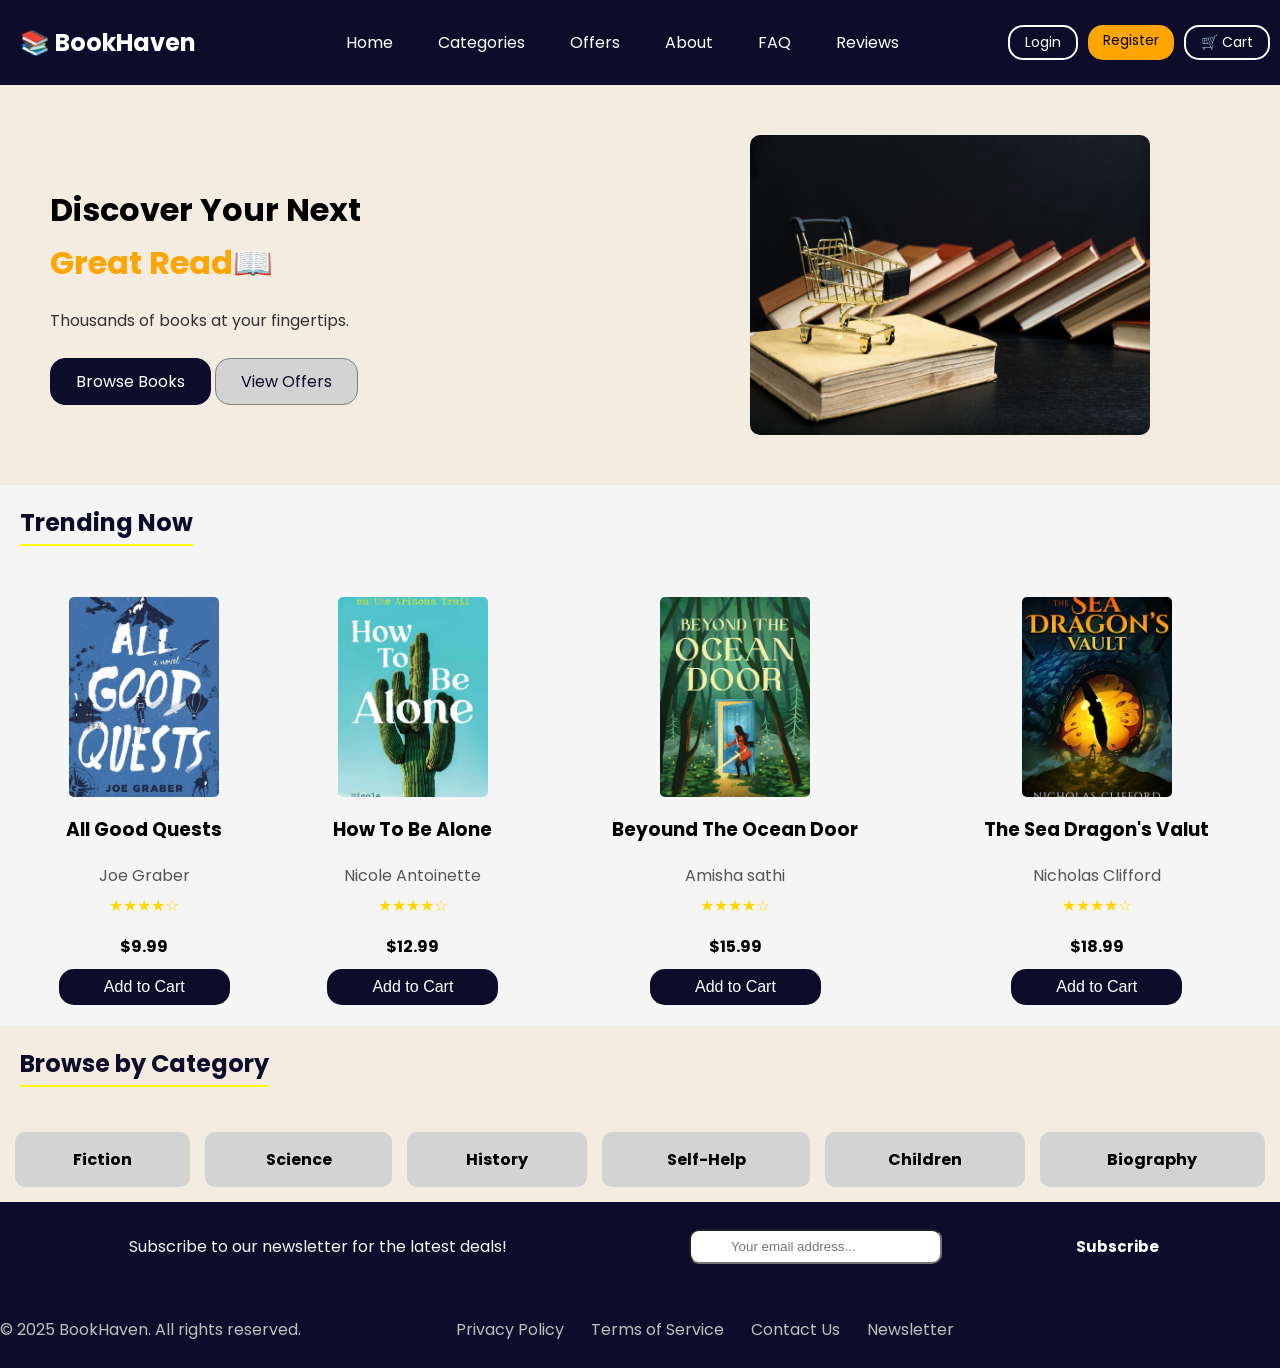
<file: index.html>
<html>

<head>
  <title>Home</title>
  <link rel="stylesheet" href="pages.css">
  <link href="https://fonts.googleapis.com/css2?family=Poppins:wght@300;400;500;600;700&display=swap" rel="stylesheet">
</head>

<body>
  <!--navbar-->
  <div id="navbar">

    <h2>📚 BookHaven</h2>
    <ul>
      <li><a href="index.html">Home</a></li>
      <li><a href="book categories.html">Categories</a></li>
      <li><a href="Offers.html">Offers</a></li>
      <li><a href="AboutUs.html">About</a></li>
      <li><a href="FAQ.html">FAQ</a></li>
      <li><a href="Reviews.html">Reviews</a></li>
    </ul>

    <div class="buttons">
      <a href="login.html" class="btn login">Login</a>
      <a href="login.html" class="btn register">Register</a>
      <a href="Cart.html" class="btn cart">🛒 Cart</a>
    </div>

  </div>

  </div>
  <!--under navbar-->
  <div class="undernav">
    <div class="hero-text">
      <h1 id="firsthead">Discover Your Next</h1>
      <h1 id="secondhead">Great Read📖</h1>
      <p>Thousands of books at your fingertips.</p>
      <div class="hero-buttons">
        <a href="book categories.html" class="browse-btn">Browse Books</a>
        <a href="#" class="offers-btn">View Offers</a>
      </div>
    </div>
    <div class="hero-image">
      <img src="sell-your-books.jpg">
    </div>
  </div>
  <!--trending now-->
  <div class="trending">
    <h2>Trending Now</h2>
    <table class="books-table">
      <tr>
        <td>
          <div class="book-image"><img src="book1.jpeg" alt="Book 1"></div>
          <h3>All Good Quests</h3>
          <p class="author">Joe Graber</p>
          <div class="rating">★★★★☆</div>
          <p class="price">$9.99</p>
          <button class="add-cart">Add to Cart</button>
        </td>
        <td>
          <div class="book-image"><img src="book2.jpeg" alt="Book 2"></div>
          <h3>How To Be Alone</h3>
          <p class="author">Nicole Antoinette</p>
          <div class="rating">★★★★☆</div>
          <p class="price">$12.99</p>
          <button class="add-cart">Add to Cart</button>
        </td>
        <td>
          <div class="book-image"><img src="book3.jpeg" alt="Book 3"></div>
          <h3>Beyound The Ocean Door</h3>
          <p class="author">Amisha sathi</p>
          <div class="rating">★★★★☆</div>
          <p class="price">$15.99</p>
          <button class="add-cart">Add to Cart</button>
        </td>
        <td>
          <div class="book-image"><img src="book4.jpeg" alt="Book 4"></div>
          <h3>The Sea Dragon's Valut</h3>
          <p class="author">Nicholas Clifford</p>
          <div class="rating">★★★★☆</div>
          <p class="price">$18.99</p>
          <button class="add-cart">Add to Cart</button>
        </td>
      </tr>
    </table>
  </div>
  <!--by category-->
  <div class="categories">
    <h2>Browse by Category</h2>
    <table class="category-table">
      <tr>
        <td>Fiction</td>
        <td>Science</td>
        <td>History</td>
        <td>Self-Help</td>
        <td>Children</td>
        <td>Biography</td>
      </tr>
    </table>
  </div>

  <div>
    <table class="footer">
      <tr>
        <td>
          <p>Subscribe to our newsletter for the latest deals!</p>
        </td>
        <td><input type="text" placeholder="Your email address..." id="email"></td>
        <td><a href="#" id="subscribe">Subscribe</a></td>
      </tr>
    </table>
  </div>

  <div class="last">
    <p>© 2025 BookHaven. All rights reserved.</p>
    <table class="foottable">
      <tr>
        <td><a href="#">Privacy Policy</a></td>
        <td><a href="#">Terms of Service</a></td>
        <td><a href="contact us.html">Contact Us</a></td>
        <td><a href="#">Newsletter</a></td>
      </tr>
    </table>
  </div>

</body>

</html>
</file>
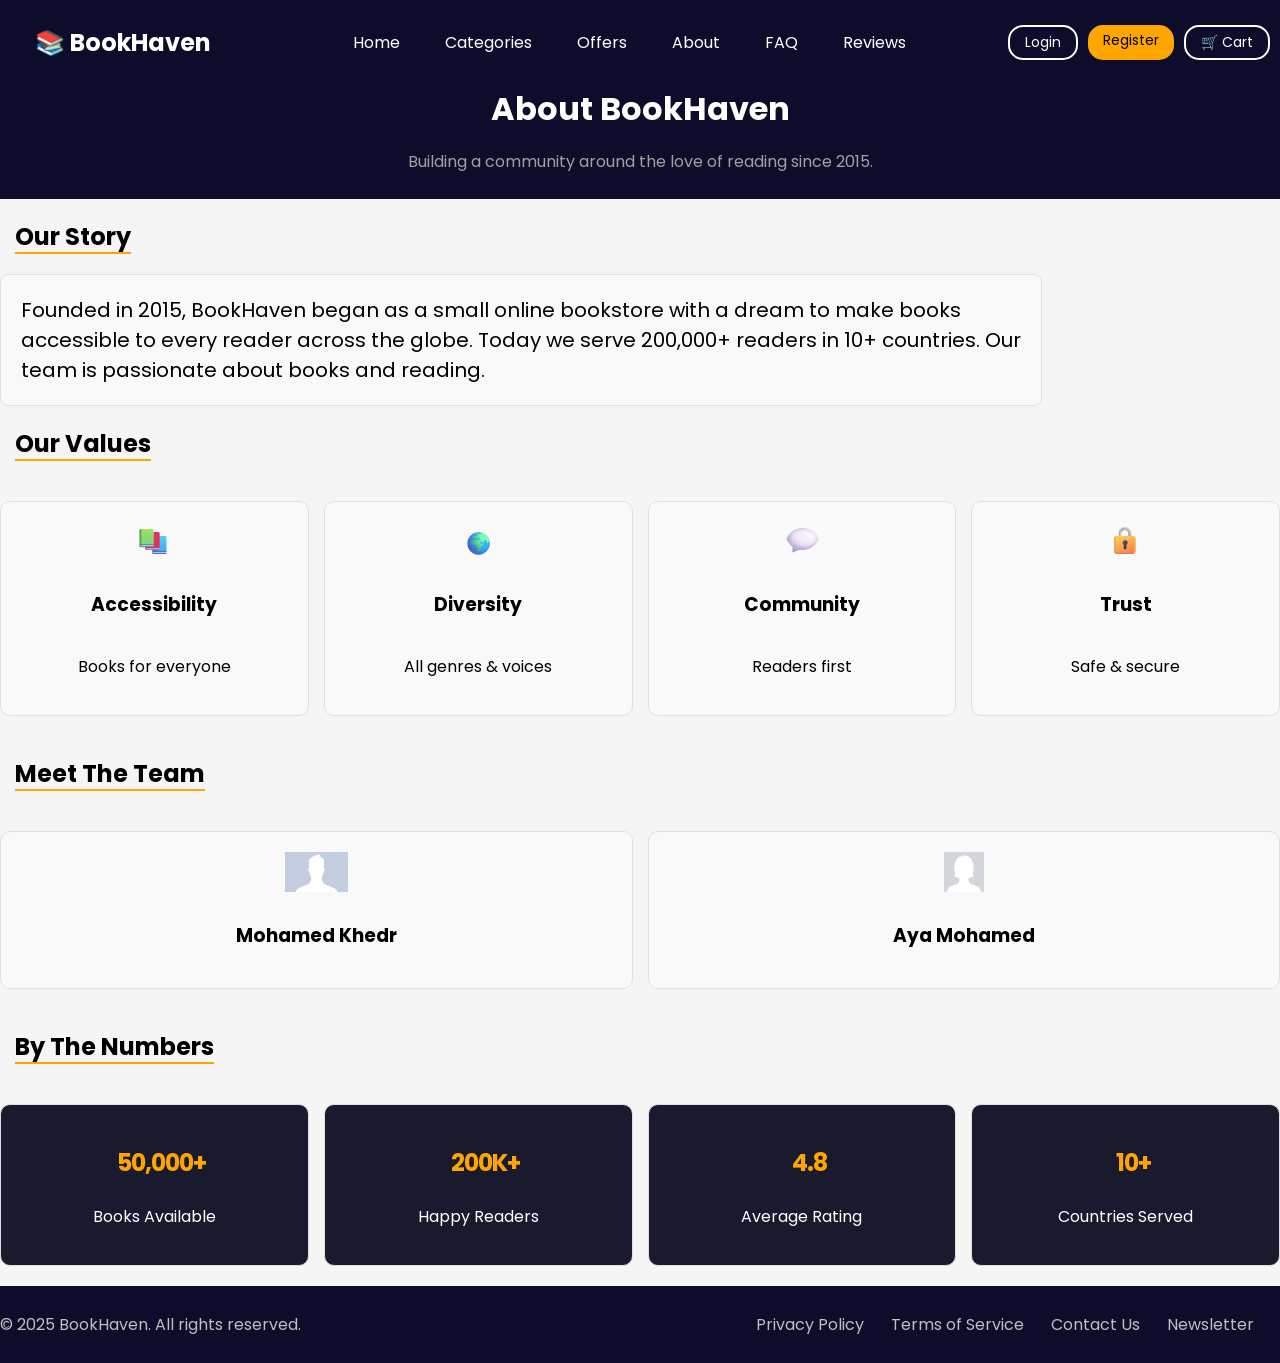
<file: AboutUs.html>
<!DOCTYPE html>
<html>

<head>
    <title>
        About Us
    </title>
    <style>
        body {
            margin: 0;
            font-family: 'Poppins', sans-serif;
            /* Matching your earlier style */
            background-color: #f5f5f5;
        }

        h1 {
            font-family: 'Poppins', sans-serif;
        }

        p {
            font-family: 'Poppins', sans-serif;
        }

        h2 {
            font-family: 'Poppins', sans-serif;
            text-decoration: underline;
            text-decoration-color: #FFA500;
            text-underline-offset: 7px;
            margin-left: 15px;
        }

        .card {
            background-color: #f9f9f9;
            /* Light grey border */
            border: 1px solid #e0e0e0;
            /* Rounded corners */
            border-radius: 8px;
            padding: 20px;
        }

        .values-container {
            display: flex;
            gap: 15px;
            justify-content: space-between;
            padding: 20px 0;
            /* This ensures all cards stretch to the height of the tallest card */
            align-items: stretch;
        }

        .value-card {
            flex: 1;
            background: #f9f9f9;
            border: 1px solid #e0e0e0;
            border-radius: 10px;
            padding: 20px;
            text-align: center;
            font-family: 'Poppins', sans-serif;

            /* Add these to keep content centered vertically if one card grows */
            display: flex;
            flex-direction: column;
            justify-content: center;
            align-items: center;
        }

        /* Ensure the image doesn't push things unevenly */
        .value-card img {
            height: 40px;
            /* Set a fixed height instead of just width */
            width: auto;
            object-fit: contain;
            margin-bottom: 10px;
        }

        .stat-number {
            color: #FFA500;
            font-weight: 700;
            margin-bottom: 8px;
            letter-spacing: -1px;
            text-decoration: none;

        }

        body {
            font-family: 'Poppins', sans-serif;
            margin: 0;
            background-color: #f5f5f5;
        }

        #navbar {
            display: flex;
            background-color: black;
            color: white;
            justify-content: space-between;
            align-items: center;
            padding: 5px 10px 5px 20px;
            background-color: #0d0d2b;


        }

        #navbar ul {
            list-style: none;
            display: flex;
            gap: 25px;
        }

        #navbar li {
            margin: 0px 10px;
            cursor: pointer;

        }

        #navbar ul li a {
            color: white;
            text-decoration: none;
        }

        #navbar ul li a:hover {
            color: #f5c16c;
        }

        .buttons {
            display: flex;
            gap: 10px;
        }


        .btn {
            text-decoration: none;
            color: white;
            padding: 8px 15px;
            border-radius: 5px;
            font-size: 14px;
        }


        .login {
            background-color: transparent;
            color: white;
            border: 2px solid white;
            padding: 5px 15px;
            border-radius: 15px;
            text-decoration: none;
            display: inline-block;
            font-size: 14px;
        }

        .login:hover {
            background-color: white;
            color: black;
        }

        .register {
            background-color: orange;
            color: black;
            padding: 5px 15px;
            border-radius: 15px;
        }

        .register:hover {
            background-color: darkorange;
            color: white;
        }


        .cart {
            background-color: transparent;
            color: white;
            border: 2px solid white;
            padding: 5px 15px;
            border-radius: 15px;
        }

        .cart:hover {
            background-color: white;
            color: black;
        }

        .last {
            display: flex;
            background-color: #0d0d2b;
            color: #bfbfbf;
            justify-content: space-between;
            align-items: center;
        }

        .foottable {
            border-collapse: separate;
            border-spacing: 25px;
            text-align: center;
            color: lightgray;
            margin-right: 300;
        }

        .foottable a {
            text-decoration: none;
            color: #bfbfbf;

        }
    </style>
    <link href="https://fonts.googleapis.com/css2?family=Poppins:wght@300;400;500;600;700&display=swap"
        rel="stylesheet">
</head>

<body>
    <!--navbar-->
    <div id="navbar">

        <h2 style="text-decoration: none;">📚 BookHaven</h2>
        <ul>
            <li><a href="index.html">Home</a></li>
            <li><a href="book categories.html">Categories</a></li>
            <li><a href="Offers.html">Offers</a></li>
            <li><a href="AboutUs.html">About</a></li>
            <li><a href="FAQ.html">FAQ</a></li>
            <li><a href="Reviews.html">Reviews</a></li>
        </ul>

        <div class="buttons">
            <a href="login.html" class="btn login">Login</a>
            <a href="login.html" class="btn register">Register</a>
            <a href="Cart.html" class="btn cart">🛒 Cart</a>
        </div>

    </div>
    <div style="text-align: center; background-color: #0D0D2B;">
        <h1 style="color: white; margin-bottom: 5px;margin-top: 0px;">
            About BookHaven
        </h1>
        <p style="text-align: center; color: #a1a1a2; padding-bottom: 25px;">
            Building a community around the love of reading since 2015.
        </p>
    </div>

    <h2>Our Story</h2>

    <p class="card" style="width: 1000px; font-size: 20px;">
        Founded in 2015, BookHaven began as a small
        online bookstore with a dream to make books
        accessible to every reader across the globe.
        Today we serve 200,000+ readers in 10+ countries.
        Our team is passionate about books and reading.
    </p>

    <h2>Our Values</h2>
    <div class="values-container">
        <div class="value-card">
            <img src="Images/Accessibility.png" alt="Accessibility">
            <h3>Accessibility</h3>
            <p>Books for everyone</p>
        </div>

        <div class="value-card">
            <img src="Images/Diversity.png" alt="Diversity">
            <h3>Diversity</h3>
            <p>All genres & voices</p>
        </div>

        <div class="value-card">
            <img src="Images/Community.png" alt="Community">
            <h3>Community</h3>
            <p>Readers first</p>
        </div>

        <div class="value-card">
            <img src="Images/Trust.png" alt="Trust">
            <h3>Trust</h3>
            <p>Safe & secure</p>
        </div>
    </div>

    <h2>Meet The Team</h2>
    <div class="values-container">
        <div class="value-card">
            <img src="Images/male.png" alt="Mohamed Khedr">
            <h3>Mohamed Khedr</h3>
        </div>
        <div class="value-card">
            <img src="Images/female.jpg" alt="Mohamed Khedr">
            <h3>Aya Mohamed</h3>
        </div>
    </div>

    <h2>By The Numbers</h2>
    <div class="values-container">
        <div class="value-card" style="background-color: #1a1a2e;">
            <h2 class="stat-number">50,000+</h2>
            <p style="color:white">Books Available</p>
        </div>
        <div class="value-card" style="background-color: #1a1a2e;">
            <h2 class="stat-number">200K+</h2>
            <p style="color:white">Happy Readers</p>
        </div>
        <div class="value-card" style="background-color: #1a1a2e;">
            <h2 class="stat-number">4.8</h2>
            <p style="color:white">Average Rating</p>
        </div>
        <div class="value-card" style="background-color: #1a1a2e;">
            <h2 class="stat-number">10+</h2>
            <p style="color:white">Countries Served</p>
        </div>

    </div>

    <div class="last">
        <p>© 2025 BookHaven. All rights reserved.</p>
        <table class="foottable">
            <tr>
                <td><a href="#">Privacy Policy</a></td>
                <td><a href="#">Terms of Service</a></td>
                <td><a href="contact us.html">Contact Us</a></td>
                <td><a href="#">Newsletter</a></td>
            </tr>
        </table>
    </div>

</body>

</html>
</file>
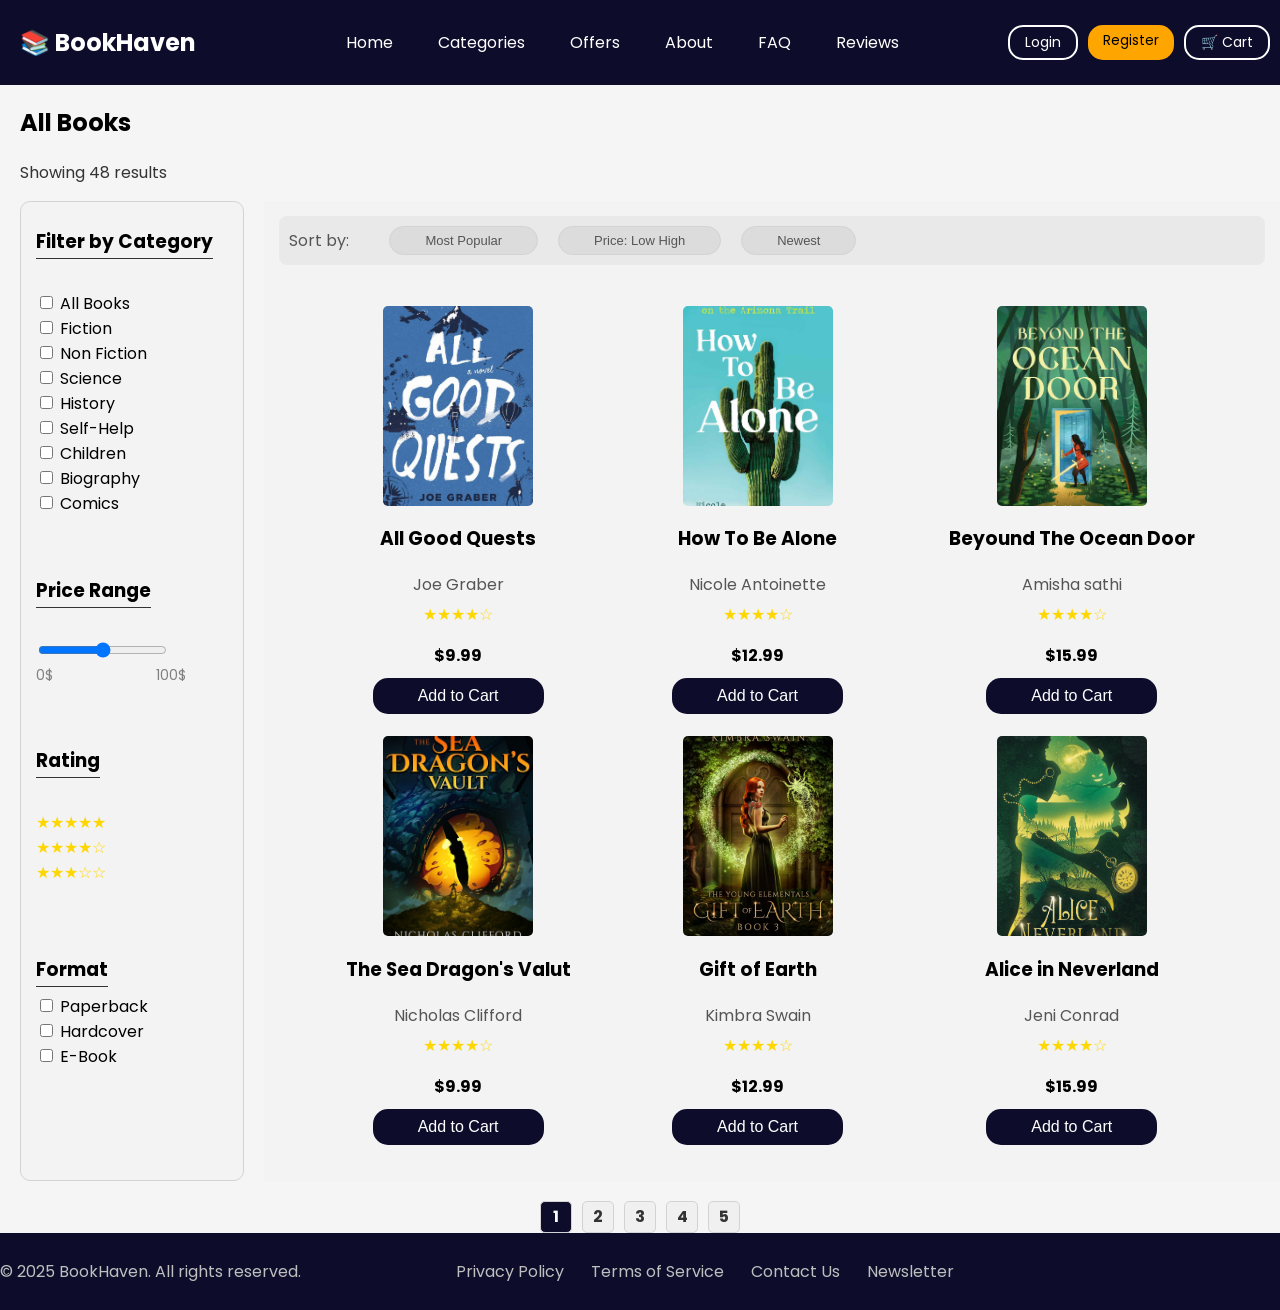
<file: book categories.html>
<html>

<head>
    <title>Categories</title>
    <link rel="stylesheet" href="categories.css">
    <link href="https://fonts.googleapis.com/css2?family=Poppins:wght@300;400;500;600;700&display=swap"
        rel="stylesheet">
</head>

<body>

    <!--navbar-->
    <div id="navbar">

        <h2>📚 BookHaven</h2>
        <ul>
            <li><a href="index.html">Home</a></li>
            <li><a href="book categories.html">Categories</a></li>
            <li><a href="Offers.html">Offers</a></li>
            <li><a href="AboutUs.html">About</a></li>
            <li><a href="FAQ.html">FAQ</a></li>
            <li><a href="Reviews.html">Reviews</a></li>
        </ul>

        <div class="buttons">
            <a href="login.html" class="btn login">Login</a>
            <a href="login.html" class="btn register">Register</a>
            <a href="Cart.html" class="btn cart">🛒 Cart</a>
        </div>

    </div>

    </div>
    <div class="undernav">
        <h2>All Books</h2>
        <p id="paragraph">Showing 48 results</p>
    </div>

    <div class="main">
        <div class="sidebar">
            <h3>Filter by Category</h3><br>

            <input type="checkbox"> All Books<br>
            <input type="checkbox"> Fiction<br>
            <input type="checkbox"> Non Fiction<br>
            <input type="checkbox"> Science<br>
            <input type="checkbox"> History<br>
            <input type="checkbox"> Self-Help<br>
            <input type="checkbox"> Children<br>
            <input type="checkbox"> Biography<br>
            <input type="checkbox"> Comics<br>
            <br><br>

            <h3>Price Range</h3><br>
            <div class="range">
                <input type="range" min="0$" max="100$">
                <div class="labels">
                    <span>0$</span>
                    <span>100$</span>
                </div>
            </div>
            <br><br>
            <h3>Rating</h3><br>
            <div class="rate">
                ★★★★★<br>
                ★★★★☆<br>
                ★★★☆☆
            </div>
            <br><br>
            <h3>Format</h3>
            <input type="checkbox"> Paperback<br>
            <input type="checkbox"> Hardcover<br>
            <input type="checkbox"> E-Book
        </div>
        <div class="book">
            <div class="sort">
                <span id="span">Sort by:</span>
                <button class="sort-btn">Most Popular</button>
                <button class="sort-btn">Price: Low High</button>
                <button class="sort-btn">Newest</button>
            </div>
            <div>
                <table class="books-table">
                    <tr>
                        <td>
                            <div class="book-image"><img src="book1.jpeg" alt="Book 1"></div>
                            <h3>All Good Quests</h3>
                            <p class="author">Joe Graber</p>
                            <div class="rating">★★★★☆</div>
                            <p class="price">$9.99</p>
                            <button class="add-cart">Add to Cart</button>
                        </td>
                        <td>
                            <div class="book-image"><img src="book2.jpeg" alt="Book 2"></div>
                            <h3>How To Be Alone</h3>
                            <p class="author">Nicole Antoinette</p>
                            <div class="rating">★★★★☆</div>
                            <p class="price">$12.99</p>
                            <button class="add-cart">Add to Cart</button>
                        </td>
                        <td>
                            <div class="book-image"><img src="book3.jpeg" alt="Book 3"></div>
                            <h3>Beyound The Ocean Door</h3>
                            <p class="author">Amisha sathi</p>
                            <div class="rating">★★★★☆</div>
                            <p class="price">$15.99</p>
                            <button class="add-cart">Add to Cart</button>
                        </td>
                    </tr>
                    <tr>
                        <td>
                            <div class="book-image"><img src="book4.jpeg" alt="Book 4"></div>
                            <h3>The Sea Dragon's Valut</h3>
                            <p class="author">Nicholas Clifford</p>
                            <div class="rating">★★★★☆</div>
                            <p class="price">$9.99</p>
                            <button class="add-cart">Add to Cart</button>
                        </td>
                        <td>
                            <div class="book-image"><img src="book5.jpg" alt="Book 5"></div>
                            <h3>Gift of Earth</h3>
                            <p class="author">Kimbra Swain</p>
                            <div class="rating">★★★★☆</div>
                            <p class="price">$12.99</p>
                            <button class="add-cart">Add to Cart</button>
                        </td>
                        <td>
                            <div class="book-image"><img src="book6.jpg" alt="Book 6"></div>
                            <h3>Alice in Neverland</h3>
                            <p class="author">Jeni Conrad</p>
                            <div class="rating">★★★★☆</div>
                            <p class="price">$15.99</p>
                            <button class="add-cart">Add to Cart</button>
                        </td>
                    </tr>
                </table>
            </div>
        </div>

    </div>

    <div class="pagination">
        <span class="page active">1</span>
        <span class="page">2</span>
        <span class="page">3</span>
        <span class="page">4</span>
        <span class="page">5</span>
    </div>

    <div class="last">
        <p>© 2025 BookHaven. All rights reserved.</p>
        <table class="foottable">
            <tr>
                <td><a href="#">Privacy Policy</a></td>
                <td><a href="#">Terms of Service</a></td>
                <td><a href="contact us.html">Contact Us</a></td>
                <td><a href="#">Newsletter</a></td>
            </tr>
        </table>
    </div>

</body>

</html>
</file>
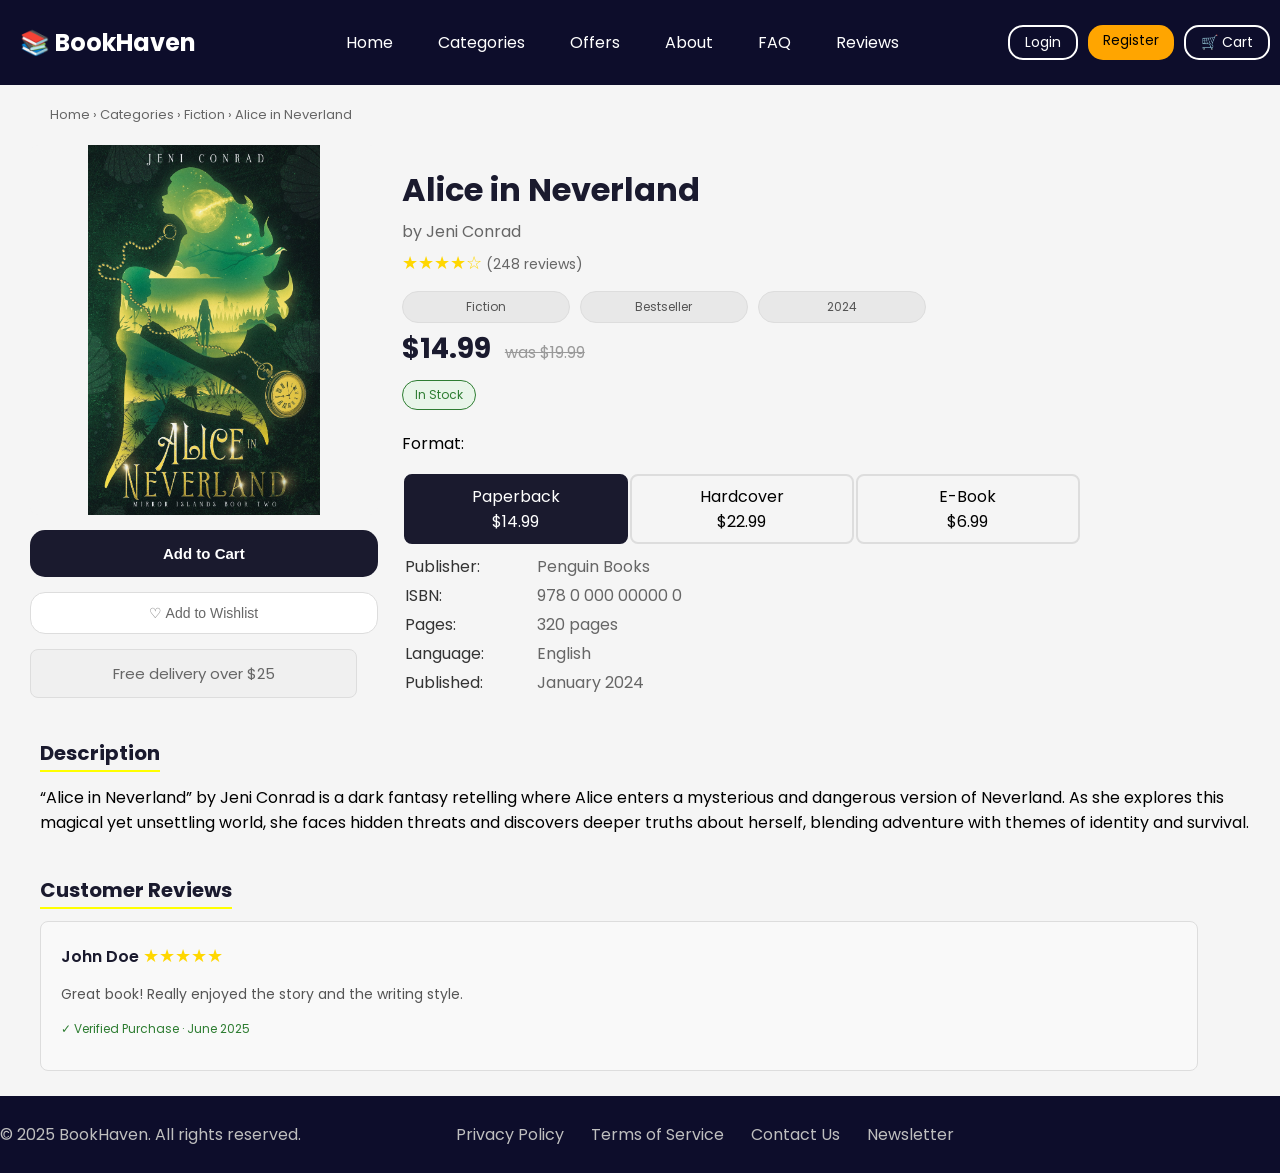
<file: book details.html>
<html>

<head>
    <title>Book details</title>
    <link rel="stylesheet" href="details.css">
    <link href="https://fonts.googleapis.com/css2?family=Poppins:wght@300;400;500;600;700&display=swap"
        rel="stylesheet">
</head>

<body>
    <!--navbar-->
    <div id="navbar">

        <h2>📚 BookHaven</h2>
        <ul>
            <li><a href="index.html">Home</a></li>
            <li><a href="book categories.html">Categories</a></li>
            <li><a href="Offers.html">Offers</a></li>
            <li><a href="AboutUs.html">About</a></li>
            <li><a href="FAQ.html">FAQ</a></li>
            <li><a href="Reviews.html">Reviews</a></li>
        </ul>

        <div class="buttons">
            <a href="login.html" class="btn login">Login</a>
            <a href="login.html" class="btn register">Register</a>
            <a href="Cart.html" class="btn cart">🛒 Cart</a>
        </div>

    </div>

    </div>

    <div class="breadcrumb">
        <a href="#">Home</a> › <a href="#">Categories</a> › <a href="#">Fiction</a> › Alice in Neverland
    </div>

    <div class="main-container">

        <div class="book-cover-section">
            <div class="book-cover"><img src="book6.jpg" alt="Book"></div>
            <button class="btn-add-cart">Add to Cart</button>
            <button class="btn-wishlist">♡ Add to Wishlist</button>
            <div class="delivery-info">Free delivery over $25</div>
        </div>
        <div class="book-details">
            <h1 class="book-title">Alice in Neverland</h1>
            <p class="author">by Jeni Conrad</p>

            <div class="rating-section">
                <span class="stars">★★★★☆</span>
                <span class="review-count">(248 reviews)</span>
            </div>
            <div class="tags">
                <span class="tag">Fiction</span>
                <span class="tag">Bestseller</span>
                <span class="tag">2024</span>
            </div>

            <div class="price-section">
                <span class="current-price">$14.99</span>
                <span class="old-price">was $19.99</span><br>
                <div class="stock-status">In Stock</div>
            </div>

            <div class="format-section">
                <p>Format:</p>
                <table class="format-options">
                    <tr>
                        <td class="format-name-blue">
                            <p>Paperback<br>$14.99</p>
                        </td>
                        <td class="format-name">
                            <p>Hardcover<br>$22.99</p>
                        </td>
                        <td class="format-name">
                            <p>E-Book<br>$6.99</p>
                        </td>
                    </tr>
                </table>
            </div>

            <div class="book-info">
                <table>
                    <tr>
                        <td class="info-label">Publisher:</td>
                        <td class="info-value">Penguin Books</td>
                    </tr>
                    <tr>
                        <td class="info-label">ISBN:</td>
                        <td class="info-value">978 0 000 00000 0</td>
                    </tr>
                    <tr>
                        <td class="info-label">Pages:</td>
                        <td class="info-value">320 pages</td>
                    </tr>
                    <tr>
                        <td class="info-label">Language:</td>
                        <td class="info-value">English</td>
                    </tr>
                    <tr>
                        <td class="info-label">Published:</td>
                        <td class="info-value">January 2024</td>
                    </tr>
                </table>
            </div>
        </div>
    </div>

    <div class="description-section">
        <h2 class="section-title">Description</h2>
        <div class="description-text">
            “Alice in Neverland” by Jeni Conrad is a dark fantasy retelling where Alice enters a mysterious and
            dangerous version of Neverland. As she explores this magical yet unsettling world, she faces hidden threats
            and discovers deeper truths about herself, blending adventure with themes of identity and survival.
        </div>
    </div>

    <div class="reviews-section">
        <h2 class="section-title">Customer Reviews</h2>
        <div class="review-card">
            <div class="review-header">
                <span class="reviewer-name">John Doe</span>
                <span class="stars">★★★★★</span>
            </div>
            <p class="review-text">Great book! Really enjoyed the story and the writing style.</p>
            <p class="verified-badge">✓ Verified Purchase · June 2025</p>
        </div>
    </div>
    </div>
    </div>
    <br>
    <div class="last">
        <p>© 2025 BookHaven. All rights reserved.</p>
        <table class="foottable">
            <tr>
                <td><a href="#">Privacy Policy</a></td>
                <td><a href="#">Terms of Service</a></td>
                <td><a href="contact us.html">Contact Us</a></td>
                <td><a href="#">Newsletter</a></td>
            </tr>
        </table>
    </div>
</body>

</html>
</file>
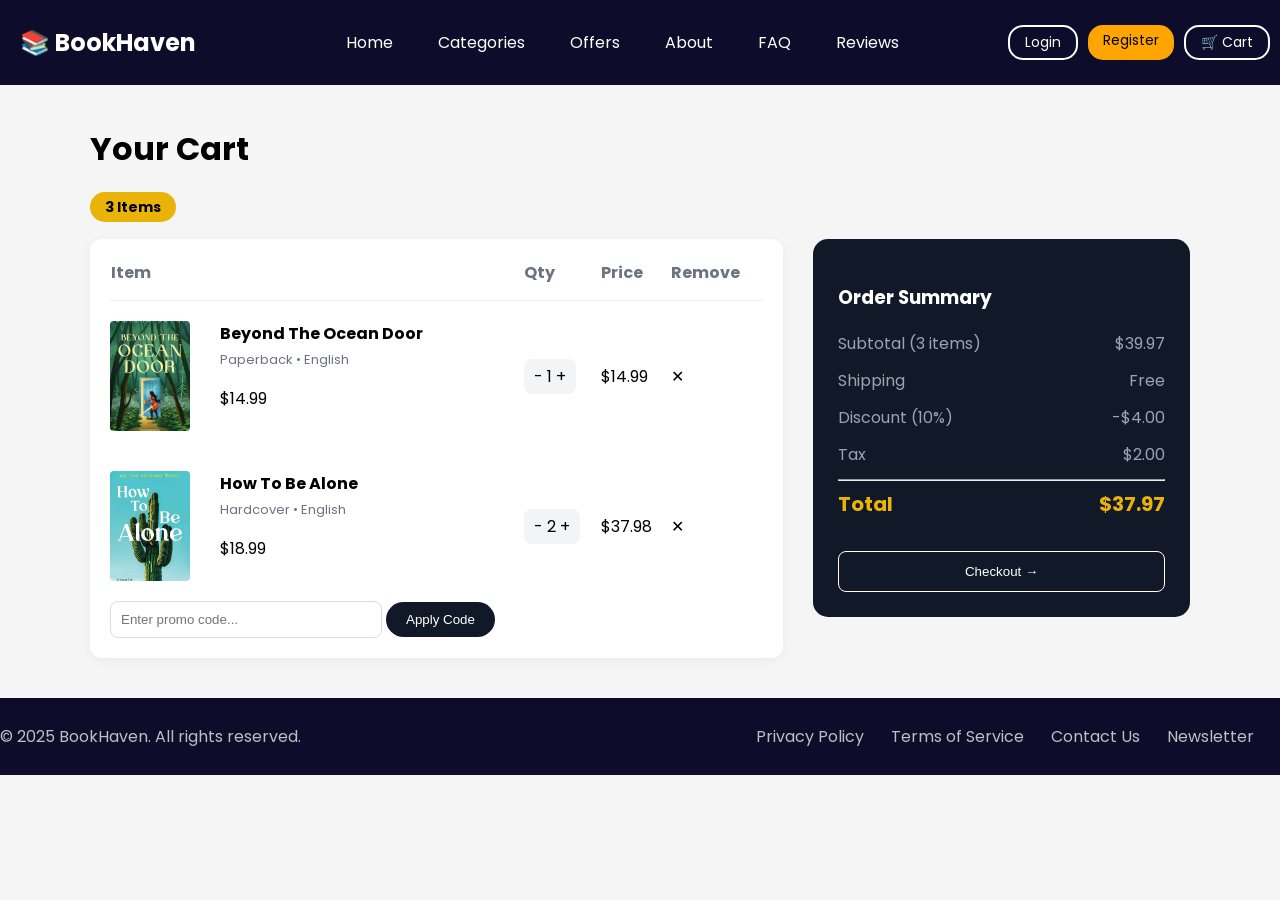
<file: Cart.html>
<!DOCTYPE html>
<html lang="en">

<head>
    <meta charset="UTF-8">
    <title>Your Cart - BookHaven</title>
    <link rel="stylesheet" href="Cart.css">
    <link href="https://fonts.googleapis.com/css2?family=Poppins:wght@300;400;500;600;700&display=swap"
        rel="stylesheet">
</head>

<body>
    <!--navbar-->
    <div id="navbar">

        <h2 style="text-decoration: none;">📚 BookHaven</h2>
        <ul>
            <li><a href="index.html">Home</a></li>
            <li><a href="book categories.html">Categories</a></li>
            <li><a href="Offers.html">Offers</a></li>
            <li><a href="AboutUs.html">About</a></li>
            <li><a href="FAQ.html">FAQ</a></li>
            <li><a href="Reviews.html">Reviews</a></li>
        </ul>

        <div class="buttons">
            <a href="login.html" class="btn login">Login</a>
            <a href="login.html" class="btn register">Register</a>
            <a href="Cart.html" class="btn cart">🛒 Cart</a>
        </div>

    </div>
    <main class="cart-container">
        <div class="cart-header">
            <h1>Your Cart</h1>
            <span class="item-count-badge">3 Items</span>
        </div>

        <div class="cart-content">
            <div class="cart-items-section">
                <table class="cart-table">
                    <thead>
                        <tr>
                            <th>Item</th>
                            <th>Qty</th>
                            <th>Price</th>
                            <th>Remove</th>
                        </tr>
                    </thead>
                    <tbody>
                        <tr>
                            <td class="item-info">
                                <img src="Images/Book1.jpg" alt="The Great Novel" class="book-image">
                                <div>
                                    <p class="book-title">Beyond The Ocean Door</p>
                                    <p class="book-meta">Paperback • English</p>
                                    <p class="book-price-unit">$14.99</p>
                                </div>
                            </td>
                            <td>
                                <div class="qty-btn"><span>-</span> 1 <span>+</span></div>
                            </td>
                            <td class="total-price">$14.99</td>
                            <td><span class="remove-icon">✕</span></td>
                        </tr>
                        <tr>
                            <td class="item-info">
                                <img src="Images/Book2.jpg" alt="Science of Everything" class="book-image">
                                <div>
                                    <p class="book-title">How To Be Alone</p>
                                    <p class="book-meta">Hardcover • English</p>
                                    <p class="book-price-unit">$18.99</p>
                                </div>
                            </td>
                            <td>
                                <div class="qty-btn"><span>-</span> 2 <span>+</span></div>
                            </td>
                            <td class="total-price">$37.98</td>
                            <td><span class="remove-icon">✕</span></td>
                        </tr>
                    </tbody>
                </table>

                <div class="promo-section">
                    <input type="text" placeholder="Enter promo code...">
                    <button class="apply-btn">Apply Code</button>
                </div>
            </div>

            <aside class="order-summary">
                <h3>Order Summary</h3>
                <div class="summary-row"><span>Subtotal (3 items)</span><span>$39.97</span></div>
                <div class="summary-row"><span>Shipping</span><span class="free">Free</span></div>
                <div class="summary-row"><span>Discount (10%)</span><span>-$4.00</span></div>
                <div class="summary-row"><span>Tax</span><span>$2.00</span></div>
                <hr>
                <div class="summary-row total"><span>Total</span><span>$37.97</span></div>

                <button class="checkout-btn">Checkout →</button>
            </aside>
        </div>
    </main>
    <div class="last">
        <p>© 2025 BookHaven. All rights reserved.</p>
        <table class="foottable">
            <tr>
                <td><a href="#">Privacy Policy</a></td>
                <td><a href="#">Terms of Service</a></td>
                <td><a href="contact us.html">Contact Us</a></td>
                <td><a href="#">Newsletter</a></td>
            </tr>
        </table>
    </div>
</body>

</html>
</file>
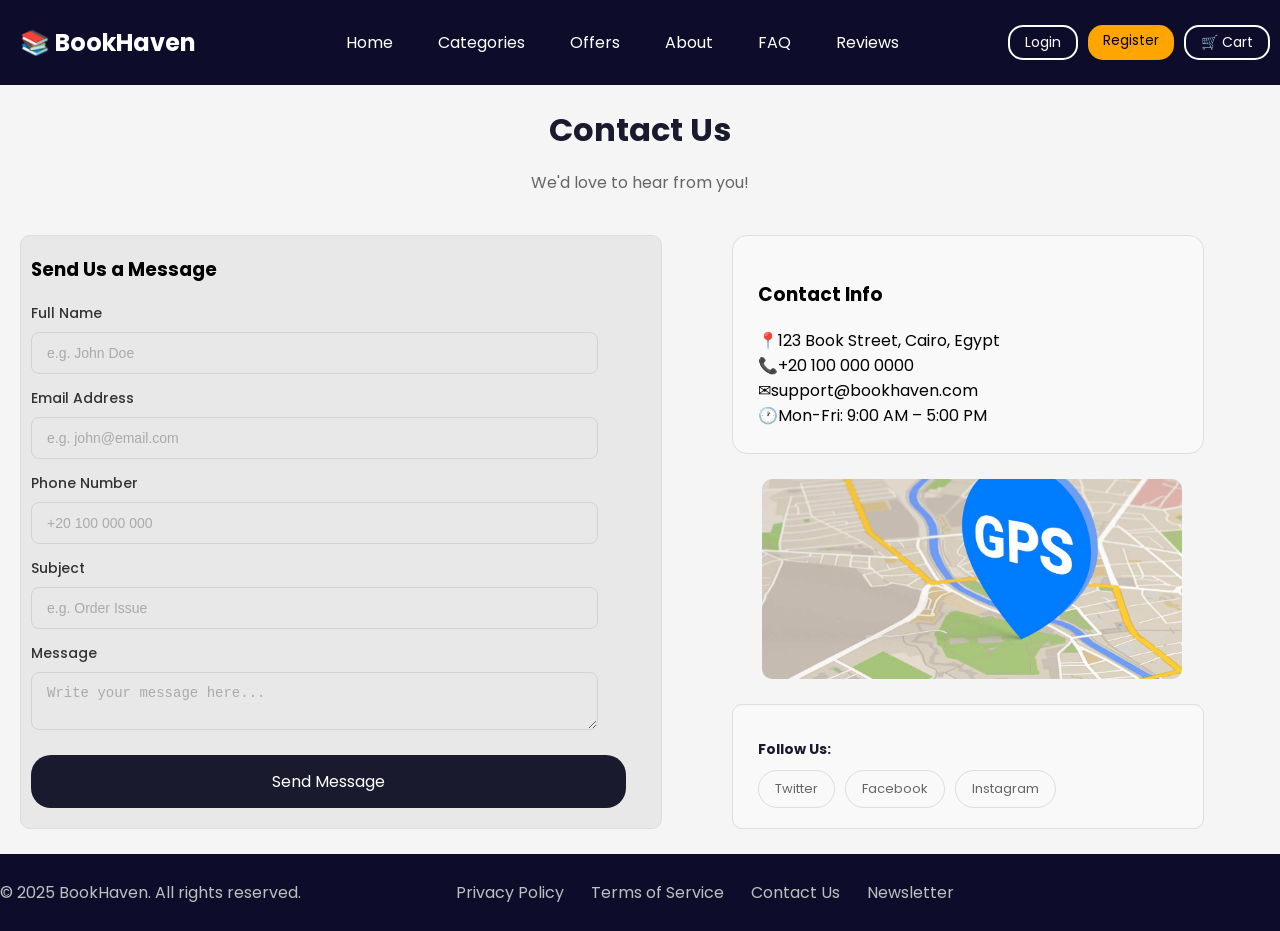
<file: contact us.html>
<html>

<head>
  <title>Contact Us</title>
  <link rel="stylesheet" href="contact us.css">
  <link href="https://fonts.googleapis.com/css2?family=Poppins:wght@300;400;500;600;700&display=swap" rel="stylesheet">
</head>

<body>
  <!--navbar-->
  <div id="navbar">

    <h2>📚 BookHaven</h2>
    <ul>
      <li><a href="index.html">Home</a></li>
      <li><a href="book categories.html">Categories</a></li>
      <li><a href="Offers.html">Offers</a></li>
      <li><a href="AboutUs.html">About</a></li>
      <li><a href="FAQ.html">FAQ</a></li>
      <li><a href="Reviews.html">Reviews</a></li>
    </ul>

    <div class="buttons">
      <a href="login.html" class="btn login">Login</a>
      <a href="login.html" class="btn register">Register</a>
      <a href="Cart.html" class="btn cart">🛒 Cart</a>
    </div>

  </div>

  </div>

  <div class="page-header">
    <h1>Contact Us</h1>
    <p>We'd love to hear from you!</p>
  </div>

  <div class="contact-wrapper">
    <div class="contact-form-container">

      <form class="form-group">
        <h3>Send Us a Message</h3>
        <p>Full Name</p>
        <input type="text" id="fullname" name="fullname" placeholder="e.g. John Doe">
        <p>Email Address</p>
        <input type="email" id="email" name="email" placeholder="e.g. john@email.com">
        <p>Phone Number</p>
        <input type="tel" id="phone" name="phone" placeholder="+20 100 000 000">
        <p>Subject</p>
        <input type="text" id="subject" name="subject" placeholder="e.g. Order Issue">
        <p>Message</p>
        <textarea id="message" name="message" placeholder="Write your message here..." required></textarea><br><br>
        <div><a href="#" class="btn-submit">Send Message</a></div>

      </form>
    </div>

    <div>
      <div class="contact-info-container">
        <h3>Contact Info</h3>
        <span>📍123 Book Street, Cairo, Egypt</span><br>
        <span>📞+20 100 000 0000</span><br>
        <span>✉support@bookhaven.com</span><br>
        <span>🕐Mon-Fri: 9:00 AM – 5:00 PM</span>

      </div>
      <br>
      <div class="map-placeholder">
        <img src="map.jpg" alt="Map" />
      </div>
      <br>
      <div class="social-box">
        <h3>Follow Us:</h3>
        <div class="social-links">
          <a href="https://www.Twitter.com" class="social-btn">Twitter</a>
          <a href="https://www.Facebook.com" class="social-btn">Facebook</a>
          <a href="https://www.Instagram.com" class="social-btn">Instagram</a>
        </div>
      </div>
    </div>

  </div>
  <br>
  <div class="last">
    <p>© 2025 BookHaven. All rights reserved.</p>
    <table class="foottable">
      <tr>
        <td><a href="#">Privacy Policy</a></td>
        <td><a href="#">Terms of Service</a></td>
        <td><a href="contact us.html">Contact Us</a></td>
        <td><a href="#">Newsletter</a></td>
      </tr>
    </table>
  </div>



</body>

</html>
</file>
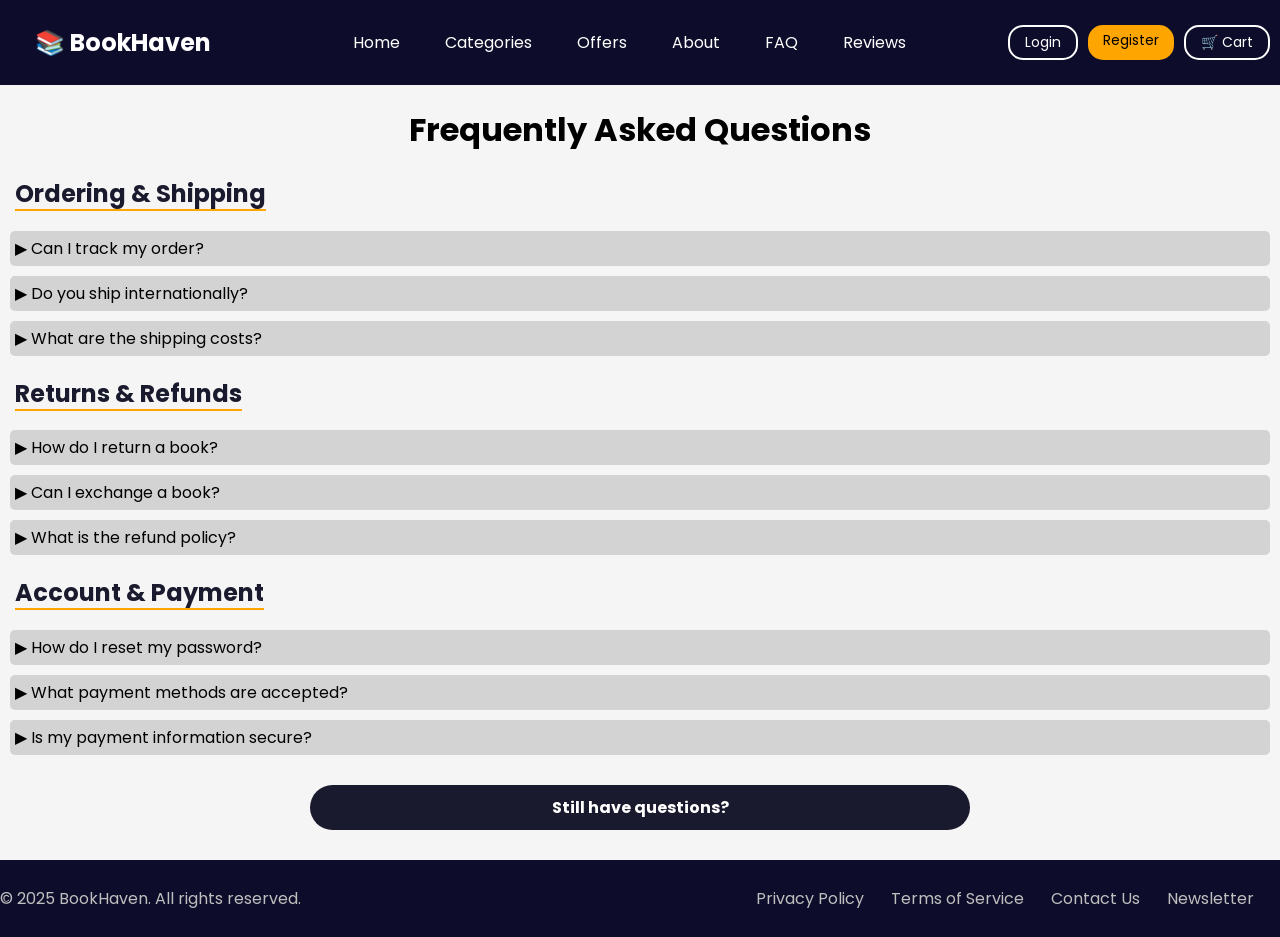
<file: FAQ.html>
<!DOCTYPE html>
<html>

<head>
    <title>FAQ</title>
    <link rel="stylesheet" href="FAQ.css">
    <link href="https://fonts.googleapis.com/css2?family=Poppins:wght@300;400;500;600;700&display=swap"
        rel="stylesheet">
</head>

<body>
    <!--navbar-->
    <div id="navbar">

        <h2 style="text-decoration: none;color:white">📚 BookHaven</h2>
        <ul>
            <li><a href="index.html">Home</a></li>
            <li><a href="book categories.html">Categories</a></li>
            <li><a href="Offers.html">Offers</a></li>
            <li><a href="AboutUs.html">About</a></li>
            <li><a href="FAQ.html">FAQ</a></li>
            <li><a href="Reviews.html">Reviews</a></li>
        </ul>

        <div class="buttons">
            <a href="login.html" class="btn login">Login</a>
            <a href="login.html" class="btn register">Register</a>
            <a href="Cart.html" class="btn cart">🛒 Cart</a>
        </div>

    </div>

    <h1 style="text-align: center;">
        Frequently Asked Questions
    </h1>

    <h2>
        Ordering & Shipping
    </h2>

    <p class="question-frame">
        ▶ Can I track my order?
    </p>
    <p class="question-frame">
        ▶ Do you ship internationally?
    </p>
    <p class="question-frame">
        ▶ What are the shipping costs?
    </p>



    <h2>
        Returns & Refunds
    </h2>
    <p class="question-frame">
        ▶ How do I return a book?
    </p>
    <p class="question-frame">
        ▶ Can I exchange a book?
    </p>
    <p class="question-frame">
        ▶ What is the refund policy?
    </p>



    <h2>
        Account & Payment
    </h2>
    <p class="question-frame">
        ▶ How do I reset my password?

    </p>
    <p class="question-frame">
        ▶ What payment methods are accepted?
    </p>
    <p class="question-frame">
        ▶ Is my payment information secure?
    </p>

    <p class="have-questions">Still have questions?</p>
    <div class="last">
        <p>© 2025 BookHaven. All rights reserved.</p>
        <table class="foottable">
            <tr>
                <td><a href="#">Privacy Policy</a></td>
                <td><a href="#">Terms of Service</a></td>
                <td><a href="contact us.html">Contact Us</a></td>
                <td><a href="#">Newsletter</a></td>
            </tr>
        </table>
    </div>

</body>

</html>
</file>
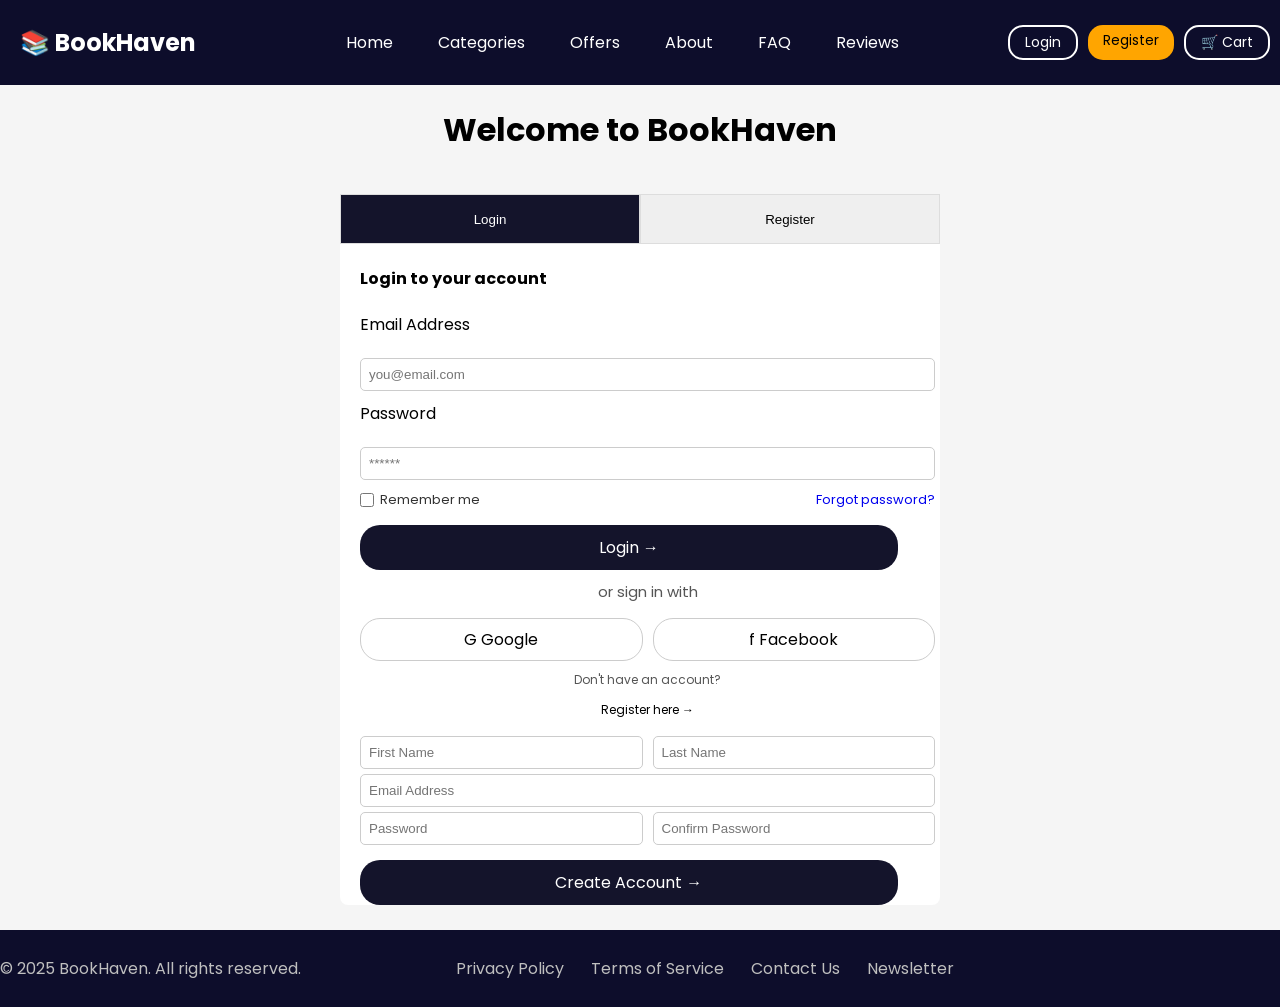
<file: login.html>
<html>

<head>
    <title>Login</title>
    <link rel="stylesheet" href="login.css">
    <link href="https://fonts.googleapis.com/css2?family=Poppins:wght@300;400;500;600;700&display=swap"
        rel="stylesheet">
</head>

<body>

    <!--navbar-->
    <div id="navbar">

        <h2>📚 BookHaven</h2>
        <ul>
            <li><a href="index.html">Home</a></li>
            <li><a href="book categories.html">Categories</a></li>
            <li><a href="Offers.html">Offers</a></li>
            <li><a href="AboutUs.html">About</a></li>
            <li><a href="FAQ.html">FAQ</a></li>
            <li><a href="Reviews.html">Reviews</a></li>
        </ul>

        <div class="buttons">
            <a href="login.html" class="btn login">Login</a>
            <a href="login.html" class="btn register">Register</a>
            <a href="Cart.html" class="btn cart">🛒 Cart</a>
        </div>

    </div>

    </div>


    <h1>Welcome to BookHaven</h1>

    <div class="container">
        <div class="tabs">
            <button class="active">Login</button>
            <button>Register</button>
        </div>
        <div class="form">
            <h4>Login to your account</h4>

            <p>Email Address</p>
            <input type="email" placeholder="you@email.com">

            <p>Password</p>
            <input type="password" placeholder="******">

            <div class="options">
                <label class="remember"><input type="checkbox">Remember me</label>
                <a href="#" class="forgot">Forgot password?</a>
            </div>

            <a href="index.html" class="log-btn">Login →</a>
            <p class="or">or sign in with</p>

            <div class="social">
                <a href="https://www.google.com" class="social-btn">G Google</a>
                <a href="https://www.facebook.com" class="social-btn">f Facebook</a>
            </div>
            <p class="register-text"> Don't have an account? </p>
            <p class="here"> Register here → </p>

            <div class="row">
                <input type="text" placeholder="First Name">
                <input type="text" placeholder="Last Name">
            </div>
            <div>
                <input type="email" placeholder="Email Address">
            </div>
            <div class="row">
                <input type="password" placeholder="Password">
                <input type="password" placeholder="Confirm Password">
            </div>

            <a href="index.html" class="log-btn">Create Account →</a>
        </div>


    </div>
    <br>
    <div class="last">
        <p>© 2025 BookHaven. All rights reserved.</p>
        <table class="foottable">
            <tr>
                <td><a href="#">Privacy Policy</a></td>
                <td><a href="#">Terms of Service</a></td>
                <td><a href="contact us.html">Contact Us</a></td>
                <td><a href="#">Newsletter</a></td>
            </tr>
        </table>
    </div>




</body>

</html>
</file>
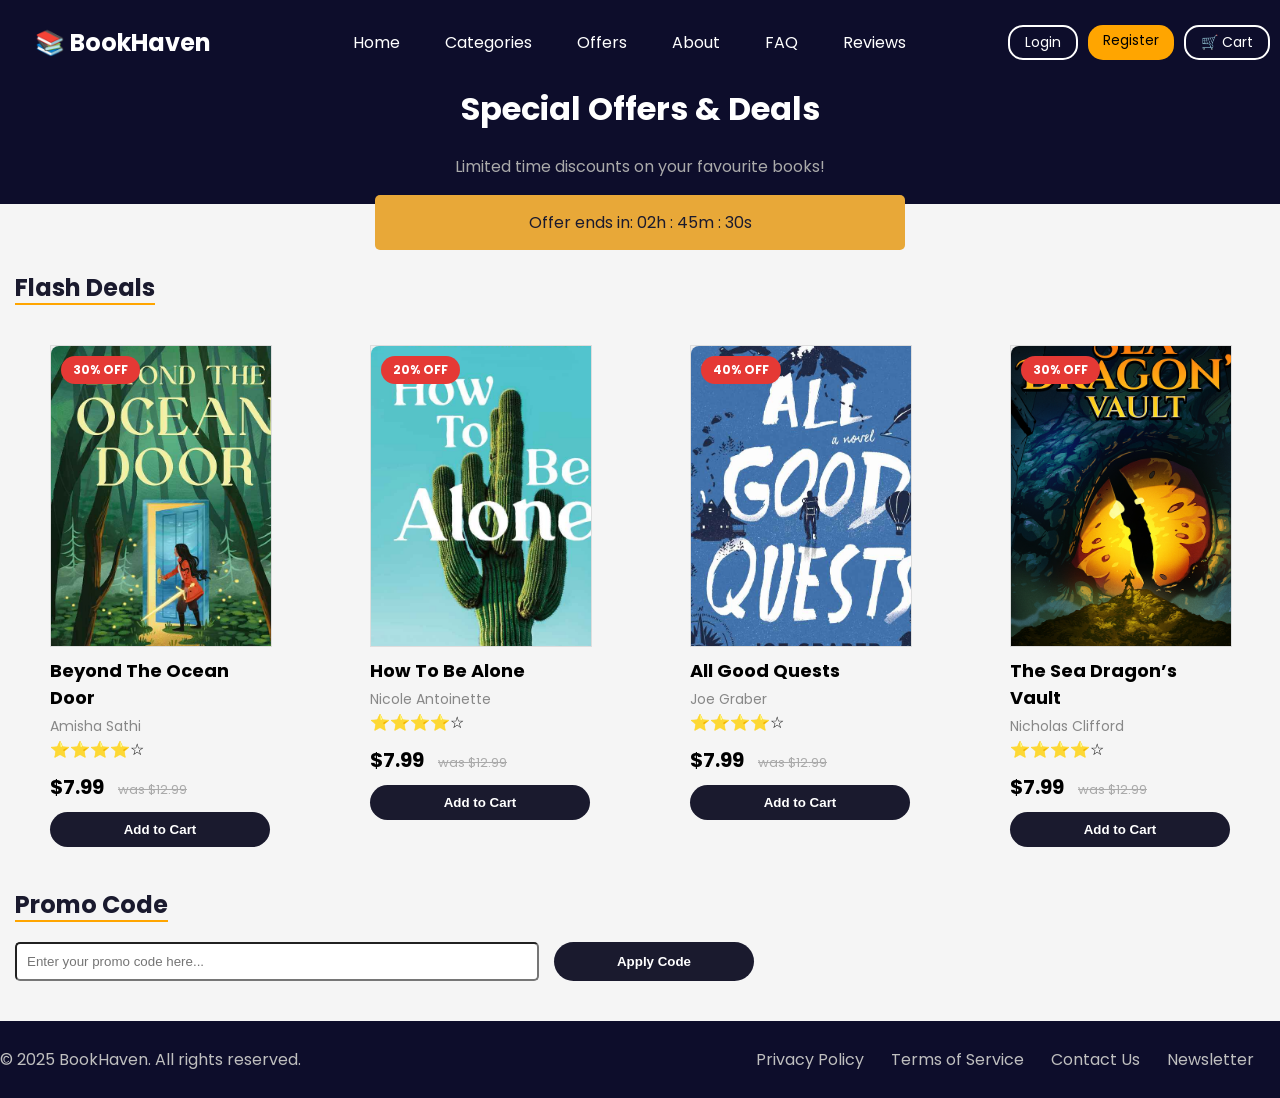
<file: Offers.html>
<!DOCTYPE html>
<html>

<head>
    <title>Offers</title>
    <link rel="stylesheet" href="Offers.css">
    <link href="https://fonts.googleapis.com/css2?family=Poppins:wght@300;400;500;600;700&display=swap"
        rel="stylesheet">
</head>

<body>
    <!--navbar-->
    <div id="navbar">

        <h2 style="text-decoration: none; color: white;">📚 BookHaven</h2>
        <ul>
            <li><a href="index.html">Home</a></li>
            <li><a href="book categories.html">Categories</a></li>
            <li><a href="Offers.html">Offers</a></li>
            <li><a href="AboutUs.html">About</a></li>
            <li><a href="FAQ.html">FAQ</a></li>
            <li><a href="Reviews.html">Reviews</a></li>
        </ul>

        <div class="buttons">
            <a href="login.html" class="btn login">Login</a>
            <a href="login.html" class="btn register">Register</a>
            <a href="Cart.html" class="btn cart">🛒 Cart</a>
        </div>

    </div>
    <div style="text-align: center; background-color: #0D0D2B;">
        <h1 style="color: white; margin-top: 0px;">
            Special Offers & Deals
        </h1>
        <p style="color: #AAAAAA; padding-bottom: 25px;">
            Limited time discounts on your favourite books!
        </p>
    </div>
    <p class="offer-time">Offer ends in: 02h : 45m : 30s</p>

    <h2>Flash Deals</h2>

    <div class="books-container">
        <div class="book-card">
            <div class="image-container">
                <span class="offer-badge">30% OFF</span>
                <img src="Images/Book1.jpg" alt="Beyond The Ocean Door" style="width: 250px;">
            </div>
            <div class="book-details">
                <h3 class="book-title">Beyond The Ocean Door</h3>
                <p class="author">Amisha Sathi</p>
                <div class="rating">⭐⭐⭐⭐☆</div>
                <div class="pricing">
                    <span class="current-price">$7.99</span>
                    <span class="old-price">was $12.99</span>
                </div>
                <button class="add-to-cart">Add to Cart</button>
            </div>
        </div>

        <div class="book-card">
            <div class="image-container">
                <span class="offer-badge">20% OFF</span>
                <img src="Images/Book2.jpg" alt="How To Be Alone" style="width: 250px;">
            </div>
            <div class="book-details">
                <h3 class="book-title">How To Be Alone</h3>
                <p class="author">Nicole Antoinette</p>
                <div class="rating">⭐⭐⭐⭐☆</div>
                <div class="pricing">
                    <span class="current-price">$7.99</span>
                    <span class="old-price">was $12.99</span>
                </div>
                <button class="add-to-cart">Add to Cart</button>
            </div>
        </div>

        <div class="book-card">
            <div class="image-container">
                <span class="offer-badge">40% OFF</span>
                <img src="Images/Book3.jpg" alt="All Good Quests" style="width: 250px;">
            </div>
            <div class="book-details">
                <h3 class="book-title">All Good Quests</h3>
                <p class="author">Joe Graber</p>
                <div class="rating">⭐⭐⭐⭐☆</div>
                <div class="pricing">
                    <span class="current-price">$7.99</span>
                    <span class="old-price">was $12.99</span>
                </div>
                <button class="add-to-cart">Add to Cart</button>
            </div>
        </div>

        <div class="book-card">
            <div class="image-container">
                <span class="offer-badge">30% OFF</span>
                <img src="Images/Book4.png" alt="The Sea Dragon’s Vault" style="width: 250px;">
            </div>
            <div class="book-details">
                <h3 class="book-title">The Sea Dragon’s Vault</h3>
                <p class="author">Nicholas Clifford</p>
                <div class="rating">⭐⭐⭐⭐☆</div>
                <div class="pricing">
                    <span class="current-price">$7.99</span>
                    <span class="old-price">was $12.99</span>
                </div>
                <button class="add-to-cart">Add to Cart</button>
            </div>
        </div>
    </div>
    <h2>
        Promo Code
    </h2>
    <div style="display: flex; margin-bottom: 40px;">
        <input type="text" placeholder="Enter your promo code here..." class="promo-code">
        <button class="add-to-cart" style="width: 200px; margin-left: 15px;"> Apply Code</button>
    </div>
    <div class="last">
        <p>© 2025 BookHaven. All rights reserved.</p>
        <table class="foottable">
            <tr>
                <td><a href="#">Privacy Policy</a></td>
                <td><a href="#">Terms of Service</a></td>
                <td><a href="contact us.html">Contact Us</a></td>
                <td><a href="#">Newsletter</a></td>
            </tr>
        </table>
    </div>
</body>

</html>
</file>
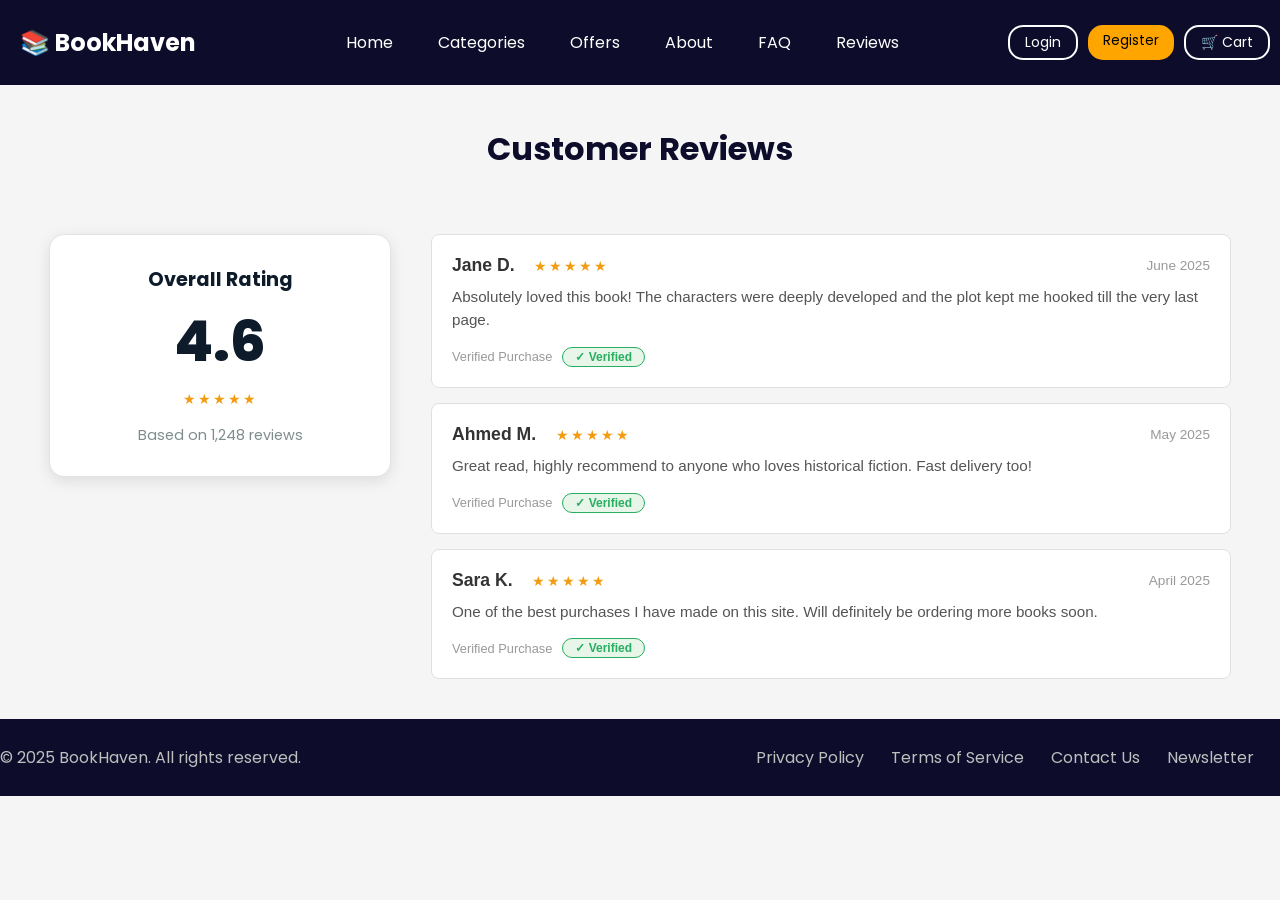
<file: Reviews.html>
<!DOCTYPE html>
<html>

<head>
    <title>Reviews</title>
    <link rel="stylesheet" href="Reviews.css">
    <link href="https://fonts.googleapis.com/css2?family=Poppins:wght@300;400;500;600;700&display=swap"
        rel="stylesheet">
</head>

<body>
    <!--navbar-->
    <div id="navbar">

        <h2 style="text-decoration: none;">📚 BookHaven</h2>
        <ul>
            <li><a href="index.html">Home</a></li>
            <li><a href="book categories.html">Categories</a></li>
            <li><a href="Offers.html">Offers</a></li>
            <li><a href="AboutUs.html">About</a></li>
            <li><a href="FAQ.html">FAQ</a></li>
            <li><a href="Reviews.html">Reviews</a></li>
        </ul>

        <div class="buttons">
            <a href="login.html" class="btn login">Login</a>
            <a href="login.html" class="btn register">Register</a>
            <a href="Cart.html" class="btn cart">🛒 Cart</a>
        </div>

    </div>

    <h1 style="text-align: center;">Customer Reviews</h1>
    <div class="content-wrapper">
        <div class="rating-card">
            <h3>Overall Rating</h3>
            <div class="score">4.6</div>
            <div class="stars">★★★★★</div>
            <p class="review-count">Based on 1,248 reviews</p>
        </div>
        <div class="reviews-container">
            <div class="review-card">
                <div class="review-header">
                    <div class="reviewer-info">
                        <span class="name">Jane D.</span>
                        <span class="stars">★★★★★</span>
                    </div>
                    <span class="date">June 2025</span>
                </div>

                <p class="review-text">
                    Absolutely loved this book! The characters were deeply developed and the plot kept me hooked till
                    the
                    very last page.
                </p>

                <div class="review-footer">
                    <span class="verified-label">Verified Purchase</span>
                    <span class="badge">✓ Verified</span>
                </div>
            </div>



            <div class="review-card">
                <div class="review-header">
                    <div class="reviewer-info">
                        <span class="name">Ahmed M.</span>
                        <span class="stars">★★★★★</span>
                    </div>
                    <span class="date">May 2025</span>
                </div>

                <p class="review-text">
                    Great read, highly recommend to anyone who loves historical fiction. Fast delivery too!
                </p>

                <div class="review-footer">
                    <span class="verified-label">Verified Purchase</span>
                    <span class="badge">✓ Verified</span>
                </div>
            </div>



            <div class="review-card">
                <div class="review-header">
                    <div class="reviewer-info">
                        <span class="name">Sara K.</span>
                        <span class="stars">★★★★★</span>
                    </div>
                    <span class="date">April 2025</span>
                </div>

                <p class="review-text">
                    One of the best purchases I have made on this site. Will definitely be ordering more books soon.
                </p>

                <div class="review-footer">
                    <span class="verified-label">Verified Purchase</span>
                    <span class="badge">✓ Verified</span>
                </div>
            </div>
        </div>
    </div>
    <div class="last">
        <p>© 2025 BookHaven. All rights reserved.</p>
        <table class="foottable">
            <tr>
                <td><a href="#">Privacy Policy</a></td>
                <td><a href="#">Terms of Service</a></td>
                <td><a href="contact us.html">Contact Us</a></td>
                <td><a href="#">Newsletter</a></td>
            </tr>
        </table>
    </div>

</body>

</html>
</file>
<file: pages.css>
body {
  font-family: 'Poppins', sans-serif;
  margin: 0;
  background-color: #f5f5f5;
}

#navbar {
  display: flex;
  background-color: black;
  color: white;
  justify-content: space-between;
  align-items: center;
  padding: 5px 10px 5px 20px;
  background-color: #0d0d2b;
}

#navbar ul {
  list-style: none;
  display: flex;
  gap: 25px;
}

#navbar li {
  margin: 0px 10px;
  cursor: pointer;

}

#navbar ul li a {
  color: white;
  text-decoration: none;
}

#navbar ul li a:hover {
  color: #f5c16c;
}

.buttons {
  display: flex;
  gap: 10px;
}


.btn {
  text-decoration: none;
  color: white;
  padding: 8px 15px;
  border-radius: 5px;
  font-size: 14px;
}


.login {
  background-color: transparent;
  color: white;
  border: 2px solid white;
  padding: 5px 15px;
  border-radius: 15px;
  text-decoration: none;
  display: inline-block;
  font-size: 14px;
}

.login:hover {
  background-color: white;
  color: black;
}

.register {
  background-color: orange;
  color: black;
  padding: 5px 15px;
  border-radius: 15px;
}

.register:hover {
  background-color: darkorange;
  color: white;
}


.cart {
  background-color: transparent;
  color: white;
  border: 2px solid white;
  padding: 5px 15px;
  border-radius: 15px;
}

.cart:hover {
  background-color: white;
  color: black;
}

.undernav {
  display: flex;
  justify-content: space-between;
  align-items: center;
  padding: 50px;
  background-color: #f4ebe1;
}

#firsthead {
  margin-bottom: 5px;
}

#secondhead {
  color: orange;
  margin-top: 0px;
}

.hero-text p {

  margin-bottom: 25px;
  color: #333;
}

.hero-buttons a {
  display: inline-block;
  text-decoration: none;
  padding: 10px 25px;
  border-radius: 15px;
  font-size: 1rem;
  cursor: pointer;
  transition: all 0.3s ease;
}


.browse-btn {
  background-color: #0d0d2b;
  color: white;
  border: 1px solid #0d0d2b;
}

.browse-btn:hover {
  background-color: lightgray;
  color: #0d0d2b;
}


.offers-btn {
  background-color: lightgray;
  color: #0d0d2b;
  border: 1px solid gray;
}

.offers-btn:hover {
  background-color: #0d0d2b;
  color: white;
}

.hero-image img {
  width: 400px;
  height: 300px;
  background-color: #ddd;
  display: flex;
  justify-content: center;
  align-items: center;
  border-radius: 10px;
  margin-right: 80;

}

.trending h2 {
  margin-bottom: 30px;
  margin-left: 20;
  color: #0d0d2b;
  display: inline-block;
  border-bottom: 2px solid yellow;
  padding-bottom: 4px;
}

.books-table {
  width: 100%;
  border-collapse: separate;
  border-spacing: 20px;
  text-align: center;
}

.book-image {
  width: 150px;
  height: 200px;
  margin: 0 auto 10px auto;
  border-radius: 5px;
  overflow: hidden;
}

.book-image img {
  width: 100%;
  height: 100%;
  object-fit: cover;
  display: block;
}

.books-table .author {
  color: #555;
  margin-bottom: 5px;
}

.rating {
  color: gold;
  font-size: 1rem;
  margin-bottom: 10px;
}

.books-table .price {
  font-weight: bold;
  margin-bottom: 10px;
}

.books-table .add-cart {
  padding: 9px 45px;
  background-color: #0d0d2b;
  color: white;
  border: none;
  border-radius: 15px;
  cursor: pointer;
  font-size: 16;
}

.books-table .add-cart:hover {
  background-color: #1a1a4d;
}

.categories {

  background-color: #f4ebe1;
}

.categories h2 {
  margin-bottom: 30px;
  margin-left: 20;
  color: #0d0d2b;
  display: inline-block;
  border-bottom: 2px solid yellow;
  padding-bottom: 4px;
}

.category-table {
  width: 100%;
  margin: 0 auto;
  border-collapse: separate;
  border-spacing: 15px;
  text-align: center;
}

.category-table td {
  padding: 15px 25px;
  background-color: #d3d3d3;
  border-radius: 10px;
  cursor: pointer;
  font-weight: bold;
}

.category-table td:hover {
  background-color: #0d0d2b;
  color: white;
}

.footer {
  width: 100%;
  background-color: #0d0d2b;
  color: #f5f5f5;
  text-align: center;
  padding: 20px;
}

#email {
  border-radius: 10px;
  padding: 8px 40px;
}

#subscribe {
  display: inline-block;
  padding: 10px 15px;
  border-radius: 20px;
  border: none;
  background-color: #0d0d2b;
  color: white;
  cursor: pointer;
  font-weight: bold;
  margin-right: 40px;
  font-size: 15px;
  text-decoration: none;
}

#subscribe:hover {
  color: orange;
}

.last {
  display: flex;
  background-color: #0d0d2b;
  color: #bfbfbf;
  justify-content: space-between;
  align-items: center;
}

.foottable {
  border-collapse: separate;
  border-spacing: 25px;
  text-align: center;
  color: lightgray;
  margin-right: 300;
}

.foottable a {
  text-decoration: none;
  color: #bfbfbf;

}
</file>
<file: categories.css>
body {
    font-family: 'Poppins', sans-serif;
    margin: 0;
    background-color: #f5f5f5;
}

#navbar {
    display: flex;
    background-color: black;
    color: white;
    justify-content: space-between;
    align-items: center;
    padding: 5px 10px 5px 20px;
    background-color: #0d0d2b;


}

#navbar ul {
    list-style: none;
    display: flex;
    gap: 25px;
}

#navbar li {
    margin: 0px 10px;
    cursor: pointer;

}

#navbar ul li a {
    color: white;
    text-decoration: none;
}

#navbar ul li a:hover {
    color: #f5c16c;
}

.buttons {
    display: flex;
    gap: 10px;
}


.btn {
    text-decoration: none;
    color: white;
    padding: 8px 15px;
    border-radius: 5px;
    font-size: 14px;
}


.login {
    background-color: transparent;
    color: white;
    border: 2px solid white;
    padding: 5px 15px;
    border-radius: 15px;
    text-decoration: none;
    display: inline-block;
    font-size: 14px;
}

.login:hover {
    background-color: white;
    color: black;
}

.register {
    background-color: orange;
    color: black;
    padding: 5px 15px;
    border-radius: 15px;
}

.register:hover {
    background-color: darkorange;
    color: white;
}


.cart {
    background-color: transparent;
    color: white;
    border: 2px solid white;
    padding: 5px 15px;
    border-radius: 15px;
}

.cart:hover {
    background-color: white;
    color: black;
}

.undernav {
    margin-left: 20px;
}

#paragraph {
    margin-top: 2px;
    color: #333;
}

.main {
    display: flex;
}

.range {
    width: 150;
}

.labels {
    display: flex;
    justify-content: space-between;
    font-size: 14px;
    color: gray;
    margin-top: 5px;
}

.sidebar {
    width: 250px;
    background-color: #f3f3f3;
    padding: 15px;
    border-radius: 10px;
    border: 1px solid lightgray;
    margin-left: 20px;
}

.sidebar h3 {
    margin: 10px 0;
    text-decoration: underline;
    text-decoration-color: #333;
    text-underline-offset: 10px;
}

.rate {
    color: gold;
    font-size: 1rem;
    margin-bottom: 10px;
}

.book {
    width: 100%;
    background-color: #f3f3f3;
    padding: 15px;
    margin-left: 20px;
}

.sort {
    background-color: #e9e9e9;
    padding: 10px;
    border-radius: 8px;
    display: flex;
    align-items: center;
    gap: 20px;
    margin-bottom: 20px;
    color: #555;

}

#span {
    margin-right: 20px;
}

.sort-btn {
    border: 1px solid lightgray;
    padding: 6px 35px;
    border-radius: 20px;
    background-color: #dcdcdc;
    cursor: pointer;
    font-size: 13px;
    color: #555;
}

.books-table {
    width: 100%;
    border-collapse: separate;
    border-spacing: 20px;
    text-align: center;
}

.book-image {
    width: 150px;
    height: 200px;
    margin: 0 auto 10px auto;
    border-radius: 5px;
    overflow: hidden;
}

.book-image img {
    width: 100%;
    height: 100%;
    object-fit: cover;
    display: block;
}

.books-table .author {
    color: #555;
    margin-bottom: 5px;
}

.rating {
    color: gold;
    font-size: 1rem;
    margin-bottom: 10px;
}

.books-table .price {
    font-weight: bold;
    margin-bottom: 10px;
}

.books-table .add-cart {
    padding: 9px 45px;
    background-color: #0d0d2b;
    color: white;
    border: none;
    border-radius: 15px;
    cursor: pointer;
    font-size: 16;
}

.books-table .add-cart:hover {
    background-color: #1a1a4d;
}

.pagination {
    display: flex;
    justify-content: center;
    gap: 10px;
    margin-top: 20px;
}

.page {
    display: inline-block;
    width: 30px;
    height: 30px;
    line-height: 30px;
    text-align: center;
    border-radius: 5px;
    background-color: #f0f0f0;
    color: #333;
    cursor: pointer;
    font-weight: bold;
    transition: 0.3s;
    border: 1px solid lightgray;
}


.page.active {
    background-color: #0d0d2b;
    color: white;
}


.page:hover {
    background-color: #ccc;
}

.last {
    display: flex;
    background-color: #0d0d2b;
    color: #bfbfbf;
    justify-content: space-between;
    align-items: center;
}

.foottable {
    border-collapse: separate;
    border-spacing: 25px;
    text-align: center;
    color: lightgray;
    margin-right: 300;
}

.foottable a {
    text-decoration: none;
    color: #bfbfbf;

}
</file>
<file: details.css>
body {
    font-family: 'Poppins', sans-serif;
    margin: 0;
    background-color: #f5f5f5;
}

#navbar {
    display: flex;
    background-color: black;
    color: white;
    justify-content: space-between;
    align-items: center;
    padding: 5px 10px 5px 20px;
    background-color: #0d0d2b;


}

#navbar ul {
    list-style: none;
    display: flex;
    gap: 25px;
}

#navbar li {
    margin: 0px 10px;
    cursor: pointer;

}

#navbar ul li a {
    color: white;
    text-decoration: none;
}

#navbar ul li a:hover {
    color: #f5c16c;
}

.buttons {
    display: flex;
    gap: 10px;
}


.btn {
    text-decoration: none;
    color: white;
    padding: 8px 15px;
    border-radius: 5px;
    font-size: 14px;
}


.login {
    background-color: transparent;
    color: white;
    border: 2px solid white;
    padding: 5px 15px;
    border-radius: 15px;
    text-decoration: none;
    display: inline-block;
    font-size: 14px;
}

.login:hover {
    background-color: white;
    color: black;
}

.register {
    background-color: orange;
    color: black;
    padding: 5px 15px;
    border-radius: 15px;
}

.register:hover {
    background-color: darkorange;
    color: white;
}


.cart {
    background-color: transparent;
    color: white;
    border: 2px solid white;
    padding: 5px 15px;
    border-radius: 15px;
}

.cart:hover {
    background-color: white;
    color: black;
}

.breadcrumb {
    padding: 20px 50px;
    font-size: 13px;
    color: #666;
}

.breadcrumb a {
    color: #666;
    text-decoration: none;
}

.breadcrumb a:hover {
    color: #d4a853;
}

.main-container {
    display: flex;
}

.book-cover-section {
    display: flex;
    flex-direction: column;
    gap: 15px;
    margin-left: 30px;
}

.book-cover {
    width: 150%;
    height: 370px;
    background-color: #f5f5f5;
    border-radius: 8px;
    overflow: hidden;
    display: flex;
    align-items: center;
    justify-content: center;

}

.book-cover img {
    width: 100%;
    height: 100%;
    object-fit: contain;
}

.btn-add-cart {
    background-color: #1a1a2e;
    color: #fff;
    border: none;
    padding: 15px;
    border-radius: 15px;
    cursor: pointer;
    font-size: 15px;
    font-weight: 600;
    width: 150%;
}

.btn-wishlist {
    background-color: #fff;
    border: 1px solid #ddd;
    color: #666;
    padding: 12px;
    border-radius: 15px;
    cursor: pointer;
    font-size: 14px;
    width: 150%;
}

.delivery-info {
    background-color: #f0f0f0;
    padding: 12px;
    border-radius: 8px;
    text-align: center;
    font-size: 15px;
    color: #666;
    border: 1px solid #ddd;
    width: 130%;

}

.book-details {
    display: flex;
    flex-direction: column;
    gap: 5px;
    margin-left: 140px;
}

.book-title {
    color: #1a1a2e;
    margin-bottom: 0px;
}

.author {
    color: #666;
    margin-top: 0px;
    margin-bottom: 0px;
}

.stars {
    color: gold;
    font-size: 18px;

}

.review-count {
    color: #666;
    font-size: 14px;

}

.tags {
    display: flex;
    gap: 10px;
    margin-top: 10px;
}

.tag {
    background-color: #e8e8e8;
    padding: 6px 15px;
    border-radius: 20px;
    font-size: 12px;
    color: #555;
    border: 1px solid #ddd;
    width: 20%;
    text-align: center;
}

.current-price {
    font-size: 28px;
    font-weight: 700;
    color: #1a1a2e;
}

.old-price {
    font-size: 16px;
    color: #999;
    text-decoration: line-through;
    margin-left: 10px;
}

.stock-status {
    display: inline-block;
    background-color: #e8f5e9;
    color: #2e7d32;
    padding: 5px 12px;
    border-radius: 20px;
    font-size: 12px;
    margin-top: 10px;
    border: 1px solid #2e7d32;
}

.format-name {
    border: 2px solid #ddd;
    padding: 8px 35px;
    border-radius: 8px;
    cursor: pointer;
    text-align: center;
    min-width: 150px;
}

.format-name-blue {
    border: 2px solid #ddd;
    padding: 8px 35px;
    border-radius: 8px;
    cursor: pointer;
    text-align: center;
    min-width: 150px;
    background-color: #1a1a2e;
    color: #fff;
    border-color: #1a1a2e;
}

.book-info {

    border-spacing: 10px;
    border-collapse: separate;
}

.book-info td {
    padding-right: 50px;
}

.info-label {
    color: #333;
}

.info-value {
    color: #666;

}

.description-section {
    margin-left: 40px;
    margin-top: 40px;
}

.section-title {
    font-size: 20px;
    color: #1a1a2e;
    text-decoration: underline;
    text-decoration-color: yellow;
    text-underline-offset: 10px;

}

.reviews-section {
    margin-left: 40px;
    margin-top: 40px;
}

.review-card {
    background-color: #f9f9f9;
    padding: 20px;
    border-radius: 8px;
    margin-top: 15px;
    border: 1px solid #ddd;
    width: 90%;
}

.reviewer-name {
    font-weight: 600;
    color: #1a1a2e;
}

.review-date {
    font-size: 12px;
    color: #999;
}

.review-text {
    color: #555;
    font-size: 14px;
    line-height: 1.6;
}

.verified-badge {
    color: #2e7d32;
    font-size: 12px;
    margin-top: 5px;
}

.last {
    display: flex;
    background-color: #0d0d2b;
    color: #bfbfbf;
    justify-content: space-between;
    align-items: center;
}

.foottable {
    border-collapse: separate;
    border-spacing: 25px;
    text-align: center;
    color: lightgray;
    margin-right: 300;
}

.foottable a {
    text-decoration: none;
    color: #bfbfbf;

}
</file>
<file: Cart.css>
body {
    font-family: 'Poppins', sans-serif;
    margin: 0;
    background-color: #f5f5f5;
}

#navbar {
    display: flex;
    background-color: black;
    color: white;
    justify-content: space-between;
    align-items: center;
    padding: 5px 10px 5px 20px;
    background-color: #0d0d2b;


}

#navbar ul {
    list-style: none;
    display: flex;
    gap: 25px;
}

#navbar li {
    margin: 0px 10px;
    cursor: pointer;

}

#navbar ul li a {
    color: white;
    text-decoration: none;
}

#navbar ul li a:hover {
    color: #f5c16c;
}

.buttons {
    display: flex;
    gap: 10px;
}


.btn {
    text-decoration: none;
    color: white;
    padding: 8px 15px;
    border-radius: 5px;
    font-size: 14px;
}


.login {
    background-color: transparent;
    color: white;
    border: 2px solid white;
    padding: 5px 15px;
    border-radius: 15px;
    text-decoration: none;
    display: inline-block;
    font-size: 14px;
}

.login:hover {
    background-color: white;
    color: black;
}

.register {
    background-color: orange;
    color: black;
    padding: 5px 15px;
    border-radius: 15px;
}

.register:hover {
    background-color: darkorange;
    color: white;
}


.cart {
    background-color: transparent;
    color: white;
    border: 2px solid white;
    padding: 5px 15px;
    border-radius: 15px;
}

.cart:hover {
    background-color: white;
    color: black;
}

/* Cart Specific Styles */
.cart-container {
    max-width: 1100px;
    margin: 40px auto;
    padding: 0 20px;
}

.item-count-badge {
    background: #eab308;
    padding: 5px 15px;
    border-radius: 20px;
    font-size: 14px;
    font-weight: bold;
}

.cart-content {
    display: flex;
    gap: 30px;
    margin-top: 20px;
}

/* Items Section */
.cart-items-section {
    flex: 2;
    background: white;
    padding: 20px;
    border-radius: 12px;
    box-shadow: 0 2px 10px rgba(0, 0, 0, 0.05);
}

.cart-table {
    width: 100%;
    border-collapse: collapse;
}

.cart-table th {
    text-align: left;
    color: #6b7280;
    padding-bottom: 15px;
    border-bottom: 1px solid #eee;
}

.item-info {
    display: flex;
    gap: 15px;
    padding: 20px 0;
}

.book-placeholder {
    width: 80px;
    height: 110px;
    background: #f3f4f6;
    border: 1px solid #ddd;
}

.book-title {
    font-weight: bold;
    margin: 0;
}

.book-meta {
    color: #6b7280;
    font-size: 13px;
    margin: 4px 0;
}

.book-image {
    width: 80px;
    /* Adjust based on your design */
    height: 110px;
    /* Matches the rectangular aspect ratio of a book */
    object-fit: cover;
    border-radius: 4px;
    margin-right: 15px;
}

.qty-btn {
    background: #f3f4f6;
    padding: 5px 10px;
    border-radius: 8px;
    display: inline-block;
}

/* Summary Sidebar */
.order-summary {
    flex: 1;
    background: #111827;
    /* Dark background from image */
    color: white;
    padding: 25px;
    border-radius: 15px;
    height: fit-content;
}

.summary-row {
    display: flex;
    justify-content: space-between;
    margin-bottom: 12px;
    color: #9ca3af;
}

.summary-row.total {
    color: #eab308;
    font-size: 20px;
    font-weight: bold;
}

.checkout-btn {
    width: 100%;
    padding: 12px;
    background: transparent;
    color: white;
    border: 1px solid white;
    border-radius: 8px;
    margin-top: 20px;
    cursor: pointer;
}

.apply-btn {
    background: #111827;
    color: white;
    padding: 10px 20px;
    border-radius: 20px;
    border: none;
    cursor: pointer;
}

.promo-section input {
    padding: 10px;
    border: 1px solid #ddd;
    border-radius: 8px;
    width: 250px;
}

.last {
    display: flex;
    background-color: #0d0d2b;
    color: #bfbfbf;
    justify-content: space-between;
    align-items: center;
}

.foottable {
    border-collapse: separate;
    border-spacing: 25px;
    text-align: center;
    color: lightgray;
    margin-right: 300;
}

.foottable a {
    text-decoration: none;
    color: #bfbfbf;

}
</file>
<file: contact us.css>
body {
    font-family: 'Poppins', sans-serif;
    margin: 0;
    background-color: #f5f5f5;
}

#navbar {
    display: flex;
    background-color: black;
    color: white;
    justify-content: space-between;
    align-items: center;
    padding: 5px 10px 5px 20px;
    background-color: #0d0d2b;


}

#navbar ul {
    list-style: none;
    display: flex;
    gap: 25px;
}

#navbar li {
    margin: 0px 10px;
    cursor: pointer;

}

#navbar ul li a {
    color: white;
    text-decoration: none;
}

#navbar ul li a:hover {
    color: #f5c16c;
}

.buttons {
    display: flex;
    gap: 10px;
}


.btn {
    text-decoration: none;
    color: white;
    padding: 8px 15px;
    border-radius: 5px;
    font-size: 14px;
}


.login {
    background-color: transparent;
    color: white;
    border: 2px solid white;
    padding: 5px 15px;
    border-radius: 15px;
    text-decoration: none;
    display: inline-block;
    font-size: 14px;
}

.login:hover {
    background-color: white;
    color: black;
}

.register {
    background-color: orange;
    color: black;
    padding: 5px 15px;
    border-radius: 15px;
}

.register:hover {
    background-color: darkorange;
    color: white;
}


.cart {
    background-color: transparent;
    color: white;
    border: 2px solid white;
    padding: 5px 15px;
    border-radius: 15px;
}

.cart:hover {
    background-color: white;
    color: black;
}

.page-header {
    text-align: center;
    margin-bottom: 40px;
}

.page-header h1 {
    color: #1a1a2e;
    margin-bottom: 0px;
}

.page-header p {
    color: #666;

}

.contact-wrapper {
    display: flex;
}

.contact-form-container {


    margin-left: 20px;
    background-color: #e8e8e8;

    border-radius: 10px;
    border: 1px solid #ddd;
    width: 50%;

}

.form-group {
    margin-left: 10px;

}

.form-group p {
    display: block;
    margin-bottom: 8px;
    color: #333;
    font-size: 14px;
    font-weight: 500;
}

.form-group input,
.form-group textarea {
    width: 90%;
    padding: 12px 15px;
    border: 1px solid lightgray;
    border-radius: 8px;
    font-size: 14px;
    background-color: #e8e8e8;
}

.form-group input::placeholder,
.form-group textarea::placeholder {
    color: #aaa;
}

.btn-submit {
    width: 90%;
    background-color: #1a1a2e;
    color: white;
    padding: 14px;
    border-radius: 20px;
    font-size: 16px;
    cursor: pointer;
    display: flex;
    justify-content: center;
    align-items: center;
    gap: 8px;
    text-decoration: none;
}

.btn-submit:hover {
    background-color: #2a2a4e;
}

.contact-info-container {
    margin-left: 70px;
    background-color: #f9f9f9;
    padding: 25px;
    border-radius: 15px;
    border: 1px solid #ddd;
    width: 100%;
}

.map-placeholder {
    height: 200px;
    width: 100%;
    border-radius: 10px;
    overflow: hidden;
    margin-left: 100px;
}

.map-placeholder img {
    width: 100%;
    height: 100%;
    object-fit: cover;
    display: block;
}

.social-box {
    background-color: #f9f9f9;
    padding: 20px 25px;
    border-radius: 10px;
    margin-left: 70;
    border: 1px solid #ddd;
    width: 100%
}

.social-box h3 {
    color: #1a1a2e;
    font-size: 14px;
    margin-bottom: 10px;
}

.social-links {
    display: flex;
    gap: 10px;
}

.social-btn {
    padding: 8px 16px;
    border: 1px solid #ddd;
    border-radius: 20px;
    text-decoration: none;
    color: #666;
    font-size: 13px;
    background-color: #f9f9f9;
}

.last {
    display: flex;
    background-color: #0d0d2b;
    color: #bfbfbf;
    justify-content: space-between;
    align-items: center;
}

.foottable {
    border-collapse: separate;
    border-spacing: 25px;
    text-align: center;
    color: lightgray;
    margin-right: 300;
}

.foottable a {
    text-decoration: none;
    color: #bfbfbf;

}
</file>
<file: FAQ.css>
body {
    font-family: 'Poppins', sans-serif;
    margin: 0;
    background-color: #f5f5f5;
}

#navbar {
    display: flex;
    background-color: black;
    color: white;
    justify-content: space-between;
    align-items: center;
    padding: 5px 10px 5px 20px;
    background-color: #0d0d2b;
}

#navbar ul {
    list-style: none;
    display: flex;
    gap: 25px;
}

#navbar li {
    margin: 0px 10px;
    cursor: pointer;

}

#navbar ul li a {
    color: white;
    text-decoration: none;
}

#navbar ul li a:hover {
    color: #f5c16c;
}

.buttons {
    display: flex;
    gap: 10px;
}


.btn {
    text-decoration: none;
    color: white;
    padding: 8px 15px;
    border-radius: 5px;
    font-size: 14px;
}


.login {
    background-color: transparent;
    color: white;
    border: 2px solid white;
    padding: 5px 15px;
    border-radius: 15px;
    text-decoration: none;
    display: inline-block;
    font-size: 14px;
}

.login:hover {
    background-color: white;
    color: black;
}

.register {
    background-color: orange;
    color: black;
    padding: 5px 15px;
    border-radius: 15px;
}

.register:hover {
    background-color: darkorange;
    color: white;
}


.cart {
    background-color: transparent;
    color: white;
    border: 2px solid white;
    padding: 5px 15px;
    border-radius: 15px;
}

.cart:hover {
    background-color: white;
    color: black;
}

h2 {
    color: #1A1A2E;
    margin-left: 15px;
    text-decoration: underline;
    text-decoration-color: #FFA500;
    text-underline-offset: 7px;
}

.question-frame {
    background-color: #D3D3D3;
    border-radius: 5px;
    padding: 5px;
    margin: 10px;
    cursor: pointer;
    transition: 0.3s;
}

.question-frame:hover {
    background-color: #EEEEEE;
}

.have-questions {
    width: 50%;
    background-color: #1a1a2e;
    /* Matches your navbar color */
    color: white;
    border: none;
    padding: 10px;
    border-radius: 25px;
    font-weight: bold;
    cursor: pointer;
    transition: 0.3s;
    text-align: center;
    margin: 30px auto
}

.have-questions:hover {
    background-color: #2a2a4e;
}

.last {
    display: flex;
    background-color: #0d0d2b;
    color: #bfbfbf;
    justify-content: space-between;
    align-items: center;
}

.foottable {
    border-collapse: separate;
    border-spacing: 25px;
    text-align: center;
    color: lightgray;
    margin-right: 300;
}

.foottable a {
    text-decoration: none;
    color: #bfbfbf;

}
</file>
<file: login.css>
body {
    font-family: 'Poppins', sans-serif;
    margin: 0;
    background-color: #f5f5f5;
}

#navbar {
    display: flex;
    background-color: black;
    color: white;
    justify-content: space-between;
    align-items: center;
    padding: 5px 10px 5px 20px;
    background-color: #0d0d2b;
}

#navbar ul {
    list-style: none;
    display: flex;
    gap: 25px;
}

#navbar li {
    margin: 0px 10px;
    cursor: pointer;

}

#navbar ul li a {
    color: white;
    text-decoration: none;
}

#navbar ul li a:hover {
    color: #f5c16c;
}

.buttons {
    display: flex;
    gap: 10px;
}


.btn {
    text-decoration: none;
    color: white;
    padding: 8px 15px;
    border-radius: 5px;
    font-size: 14px;
}


.login {
    background-color: transparent;
    color: white;
    border: 2px solid white;
    padding: 5px 15px;
    border-radius: 15px;
    text-decoration: none;
    display: inline-block;
    font-size: 14px;
}

.login:hover {
    background-color: white;
    color: black;
}

.register {
    background-color: orange;
    color: black;
    padding: 5px 15px;
    border-radius: 15px;
}

.register:hover {
    background-color: darkorange;
    color: white;
}


.cart {
    background-color: transparent;
    color: white;
    border: 2px solid white;
    padding: 5px 15px;
    border-radius: 15px;
}

.cart:hover {
    background-color: white;
    color: black;
}

h1 {
    text-align: center;
    margin-bottom: 40px;
}

.container {
    width: 600px;
    margin: auto;
    background: white;
    padding: 0px;
    border-radius: 8px;
}


.tabs {
    display: flex;
}

.tabs button {
    flex: 1;
    padding: 10px;
    border: none;
    cursor: pointer;
    height: 50px;
    border: 1px solid #ddd;

}

.tabs .active {
    background-color: #14142b;
    color: white;
}

.form {
    padding-left: 20px;
    padding-right: 5px;
}

.form p {
    display: block;
    margin-top: 10px;
}

.form input {
    width: 100%;
    padding: 8px;
    margin-top: 5px;
    border: 1px solid #ccc;
    border-radius: 5px;
}

.options {
    display: flex;
    justify-content: space-between;
    align-items: center;
    width: 100%;
    margin-top: 10px;
}

.remember {
    display: flex;
    align-items: center;
    gap: 6px;
    font-size: 13px;
    color: #333;

}

.remember input {
    margin: 0;
    width: 14px;
    height: 14px;
    cursor: pointer;
}

.forgot {
    font-size: 13px;
    text-decoration: none;
}

.log-btn {
    display: inline-block;
    width: 90%;
    padding: 10px;
    background-color: #14142b;
    color: white;
    border: none;
    border-radius: 20px;
    margin-top: 15px;
    cursor: pointer;
    text-decoration: none;
    text-align: center;
}

.or {
    text-align: center;
    font-size: 15px;
    margin-top: 10px;
    color: #555;
}

.social {
    display: flex;
    gap: 10px;
    margin-top: 10px;
}

.social-btn {
    flex: 1;
    padding: 8px;
    border-radius: 20px;
    border: 1px solid #ccc;
    cursor: pointer;
    text-decoration: none;
    color: black;
    display: flex;
    justify-content: center;
    align-items: center;
}

.register-text {
    text-align: center;
    font-size: 12px;
    color: #555;
}

.here {
    text-align: center;
    font-size: 12px;
    margin-top: 10px;
}

.row {
    display: flex;
    gap: 10px;
}














.last {
    display: flex;
    background-color: #0d0d2b;
    color: #bfbfbf;
    justify-content: space-between;
    align-items: center;
}

.foottable {
    border-collapse: separate;
    border-spacing: 25px;
    text-align: center;
    color: lightgray;
    margin-right: 300;
}

.foottable a {
    text-decoration: none;
    color: #bfbfbf;

}
</file>
<file: Offers.css>
body {
    font-family: 'Poppins', sans-serif;
    margin: 0;
    background-color: #f5f5f5;
}

#navbar {
    display: flex;
    background-color: black;
    color: white;
    justify-content: space-between;
    align-items: center;
    padding: 5px 10px 5px 20px;
    background-color: #0d0d2b;
}

#navbar ul {
    list-style: none;
    display: flex;
    gap: 25px;
}

#navbar li {
    margin: 0px 10px;
    cursor: pointer;

}

#navbar ul li a {
    color: white;
    text-decoration: none;
}

#navbar ul li a:hover {
    color: #f5c16c;
}

.buttons {
    display: flex;
    gap: 10px;
}


.btn {
    text-decoration: none;
    color: white;
    padding: 8px 15px;
    border-radius: 5px;
    font-size: 14px;
}


.login {
    background-color: transparent;
    color: white;
    border: 2px solid white;
    padding: 5px 15px;
    border-radius: 15px;
    text-decoration: none;
    display: inline-block;
    font-size: 14px;
}

.login:hover {
    background-color: white;
    color: black;
}

.register {
    background-color: orange;
    color: black;
    padding: 5px 15px;
    border-radius: 15px;
}

.register:hover {
    background-color: darkorange;
    color: white;
}


.cart {
    background-color: transparent;
    color: white;
    border: 2px solid white;
    padding: 5px 15px;
    border-radius: 15px;
}

.cart:hover {
    background-color: white;
    color: black;
}

.offer-time {
    background-color: #E8A838;
    color: #1A1A2E;
    text-align: center;
    border-radius: 5px;
    width: 500px;
    margin: 20px auto;
    padding: 15px;
    margin-top: -25px;
}

h2 {
    color: #1A1A2E;
    margin-left: 15px;
    text-decoration: underline;
    text-decoration-color: #FFA500;
    text-underline-offset: 7px;
}

.offer-percentage {
    color: white;
    font-weight: bold;
    border-radius: 35px;
    background-color: #E53935;
    width: 70px;
    padding: 10px;

}

.image-container {
    position: relative;
    width: 100%;
    background-color: #e0e0e0;
    border: 1px solid #ddd;
}

.offer-badge {
    position: absolute;
    /* This allows it to float */
    top: 10px;
    left: 10px;
    background-color: #E53935;
    color: white;
    padding: 5px 12px;
    border-radius: 20px;
    font-size: 12px;
    font-weight: bold;
}

.book-card {
    width: 220px;
    font-family: 'Poppins', sans-serif;
}

.book-title {
    margin: 10px 0 5px 0;
    font-size: 18px;
}

.author {
    color: #888;
    margin: 0;
    font-size: 14px;
}

.pricing {
    margin: 10px 0;
}

.current-price {
    font-weight: bold;
    font-size: 20px;
    margin-right: 10px;
}

.old-price {
    color: #aaa;
    text-decoration: line-through;
    font-size: 13px;
}

.add-to-cart {
    width: 100%;
    background-color: #1a1a2e;
    color: white;
    border: none;
    padding: 10px;
    border-radius: 25px;
    font-weight: bold;
    cursor: pointer;
    transition: 0.3s;
}

.add-to-cart:hover {
    background-color: #2a2a4e;
}

.image-container img {
    width: 100%;
    height: 300px;
    object-fit: cover;
    display: block;
    border-radius: 8px 8px 0 0;

}

.image-container {
    width: 220px;
    overflow: hidden;
    background-color: #f0f0f0;
}

.books-container {
    display: flex;
    flex-wrap: wrap;
    gap: 100px;
    justify-content: center;
    /* Centers the group of 4 */
    padding: 20px;
    align-items: stretch;
}

.promo-code {
    width: 500px;
    margin-left: 15px;
    padding: 10px;
    border-radius: 5px;
}

.last {
    display: flex;
    background-color: #0d0d2b;
    color: #bfbfbf;
    justify-content: space-between;
    align-items: center;
}

.foottable {
    border-collapse: separate;
    border-spacing: 25px;
    text-align: center;
    color: lightgray;
    margin-right: 300;
}

.foottable a {
    text-decoration: none;
    color: #bfbfbf;

}
</file>
<file: Reviews.css>
body {
  font-family: 'Poppins', sans-serif;
  margin: 0;
  background-color: #f5f5f5;
}

#navbar {
  display: flex;
  background-color: black;
  color: white;
  justify-content: space-between;
  align-items: center;
  padding: 5px 10px 5px 20px;
  background-color: #0d0d2b;
}

#navbar ul {
  list-style: none;
  display: flex;
  gap: 25px;
}

#navbar li {
  margin: 0px 10px;
  cursor: pointer;
}

#navbar ul li a {
  color: white;
  text-decoration: none;
}

#navbar ul li a:hover {
  color: #f5c16c;
}

.buttons {
  display: flex;
  gap: 10px;
}

.btn {
  text-decoration: none;
  color: white;
  padding: 8px 15px;
  border-radius: 5px;
  font-size: 14px;
}

.login {
  background-color: transparent;
  color: white;
  border: 2px solid white;
  padding: 5px 15px;
  border-radius: 15px;
  text-decoration: none;
  display: inline-block;
  font-size: 14px;
}

.login:hover {
  background-color: white;
  color: black;
}

.register {
  background-color: orange;
  color: black;
  padding: 5px 15px;
  border-radius: 15px;
}

.register:hover {
  background-color: darkorange;
  color: white;
}

.cart {
  background-color: transparent;
  color: white;
  border: 2px solid white;
  padding: 5px 15px;
  border-radius: 15px;
}

.cart:hover {
  background-color: white;
  color: black;
}

.rating-card {
  background-color: white;
  padding: 30px 60px;
  border-radius: 15px;
  box-shadow: 0 4px 15px rgba(0, 0, 0, 0.1);
  text-align: center;
  border: 1px solid #e0e4e8;
  max-width: 350px;
}

h3 {
  margin: 0;
  color: #0d1b2a;
  font-size: 1.2rem;
  font-weight: 700;
}

.score {
  font-size: 3.5rem;
  font-weight: 800;
  color: #0d1b2a;
  margin: 5px 0;
}

.stars {
  color: #f39c12;
  font-size: 1.2rem;
  margin-bottom: 15px;
  letter-spacing: 2px;
}

.review-count {
  color: #7f8c8d;
  font-size: 0.9rem;
  margin: 0;
}

.reviews-container {
  display: flex;
  flex-direction: column;
  gap: 15px;
  max-width: 800px;
  font-family: 'Segoe UI', sans-serif;
  color: #333;
}

.review-card {
  background: #fff;
  border: 1px solid #e0e0e0;
  border-radius: 8px;
  padding: 20px;
}

.review-header {
  display: flex;
  justify-content: space-between;
  align-items: center;
  margin-bottom: 10px;
}

.name {
  font-weight: bold;
  font-size: 1.1rem;
  margin-right: 15px;
}

.stars {
  color: #f39c12;
  font-size: 0.9rem;
}

.date {
  color: #999;
  font-size: 0.85rem;
}

.review-text {
  font-size: 0.95rem;
  line-height: 1.5;
  margin: 10px 0;
  color: #555;
}

.review-footer {
  display: flex;
  align-items: center;
  gap: 10px;
  margin-top: 15px;
}

.verified-label {
  color: #999;
  font-size: 0.8rem;
}

.badge {
  color: #27ae60;
  background: #e8f5e9;
  border: 1px solid #27ae60;
  border-radius: 20px;
  padding: 2px 12px;
  font-size: 0.75rem;
  font-weight: bold;
}

.content-wrapper {
  display: flex;
  align-items: flex-start;
  justify-content: center;
  gap: 40px;
  padding: 40px;
  max-width: 1200px;
  margin: 0 auto;
}

.rating-card {
  position: sticky;
  top: 100px;
  flex-shrink: 0;
  background-color: white;
  padding: 30px;
  border-radius: 15px;
  box-shadow: 0 4px 15px rgba(0, 0, 0, 0.1);
  text-align: center;
  border: 1px solid #e0e4e8;
  width: 280px;
}

.reviews-container {
  flex-grow: 1;
  display: flex;
  flex-direction: column;
  gap: 15px;
}

h1 {
  margin-top: 40px;
  color: #0d0d2b;
}

.last {
  display: flex;
  background-color: #0d0d2b;
  color: #bfbfbf;
  justify-content: space-between;
  align-items: center;
}

.foottable {
  border-collapse: separate;
  border-spacing: 25px;
  text-align: center;
  color: lightgray;
  margin-right: 300;
}

.foottable a {
  text-decoration: none;
  color: #bfbfbf;
}
</file>
